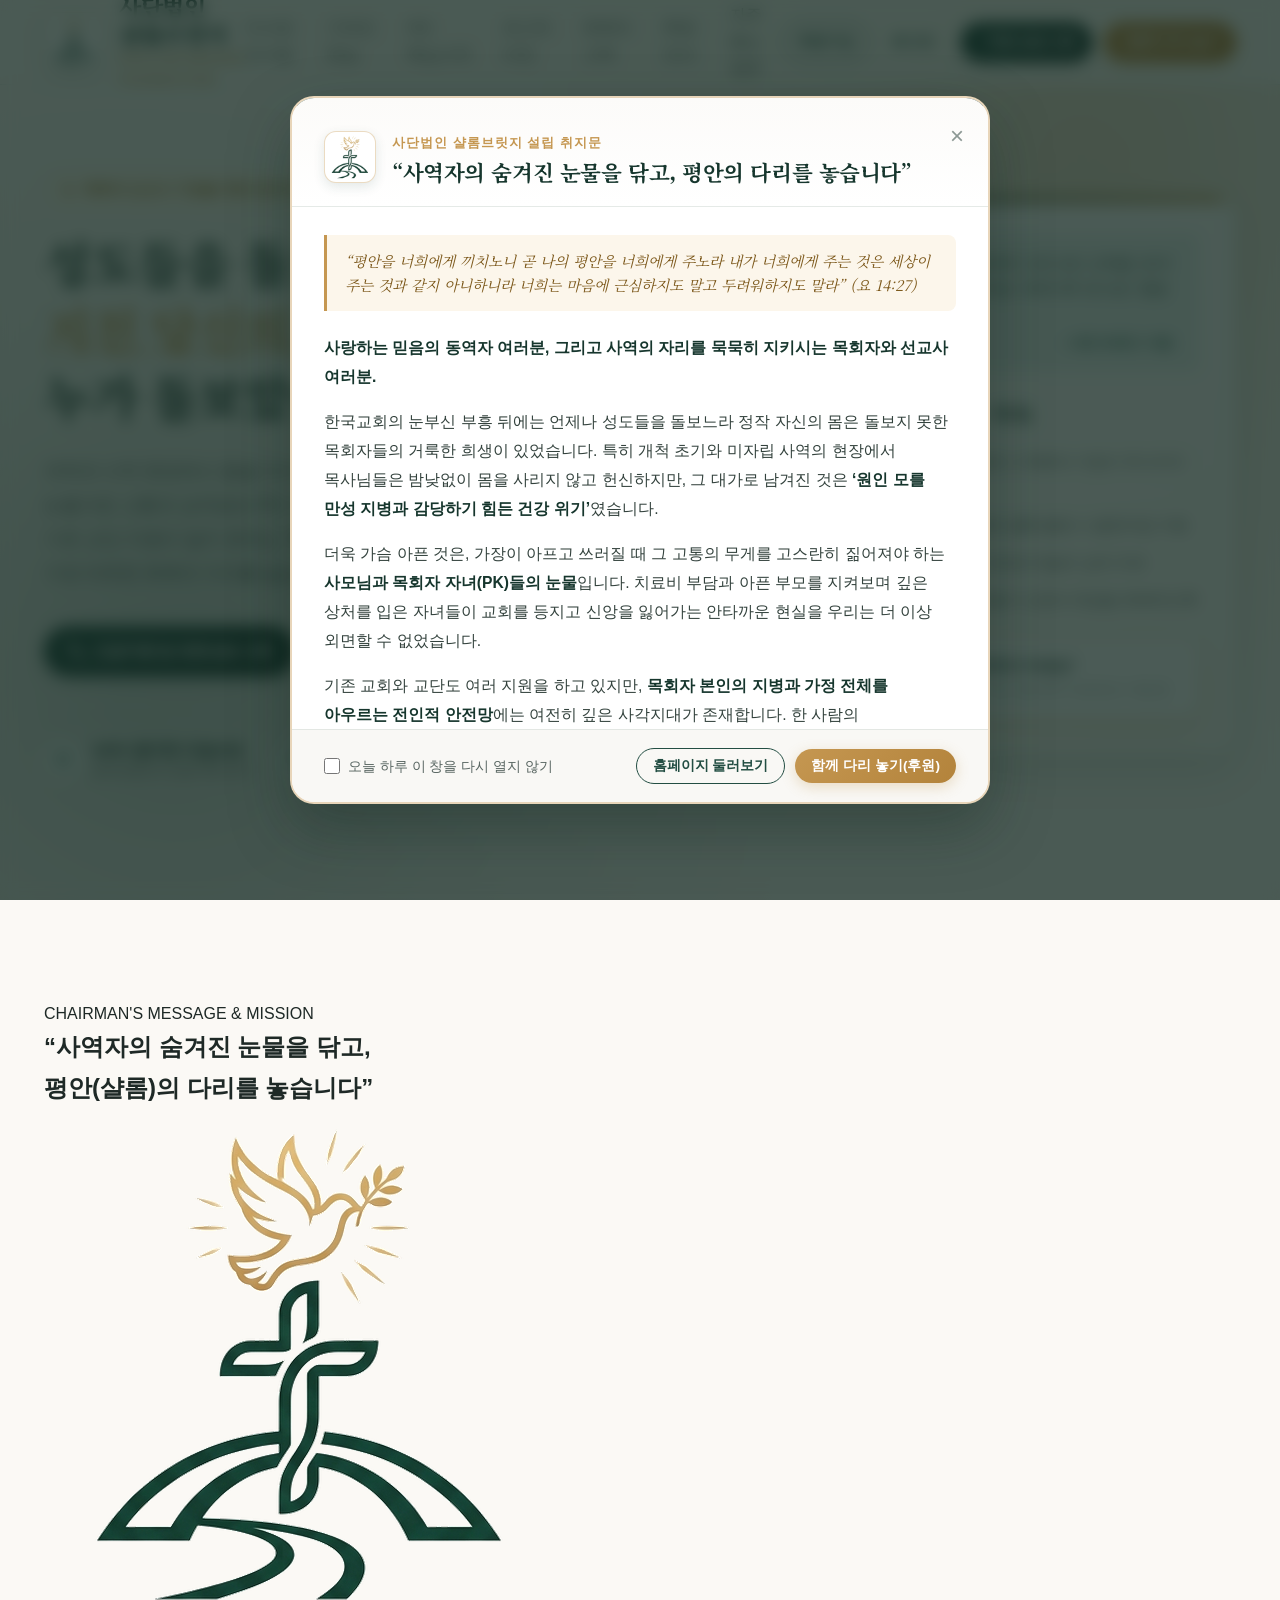
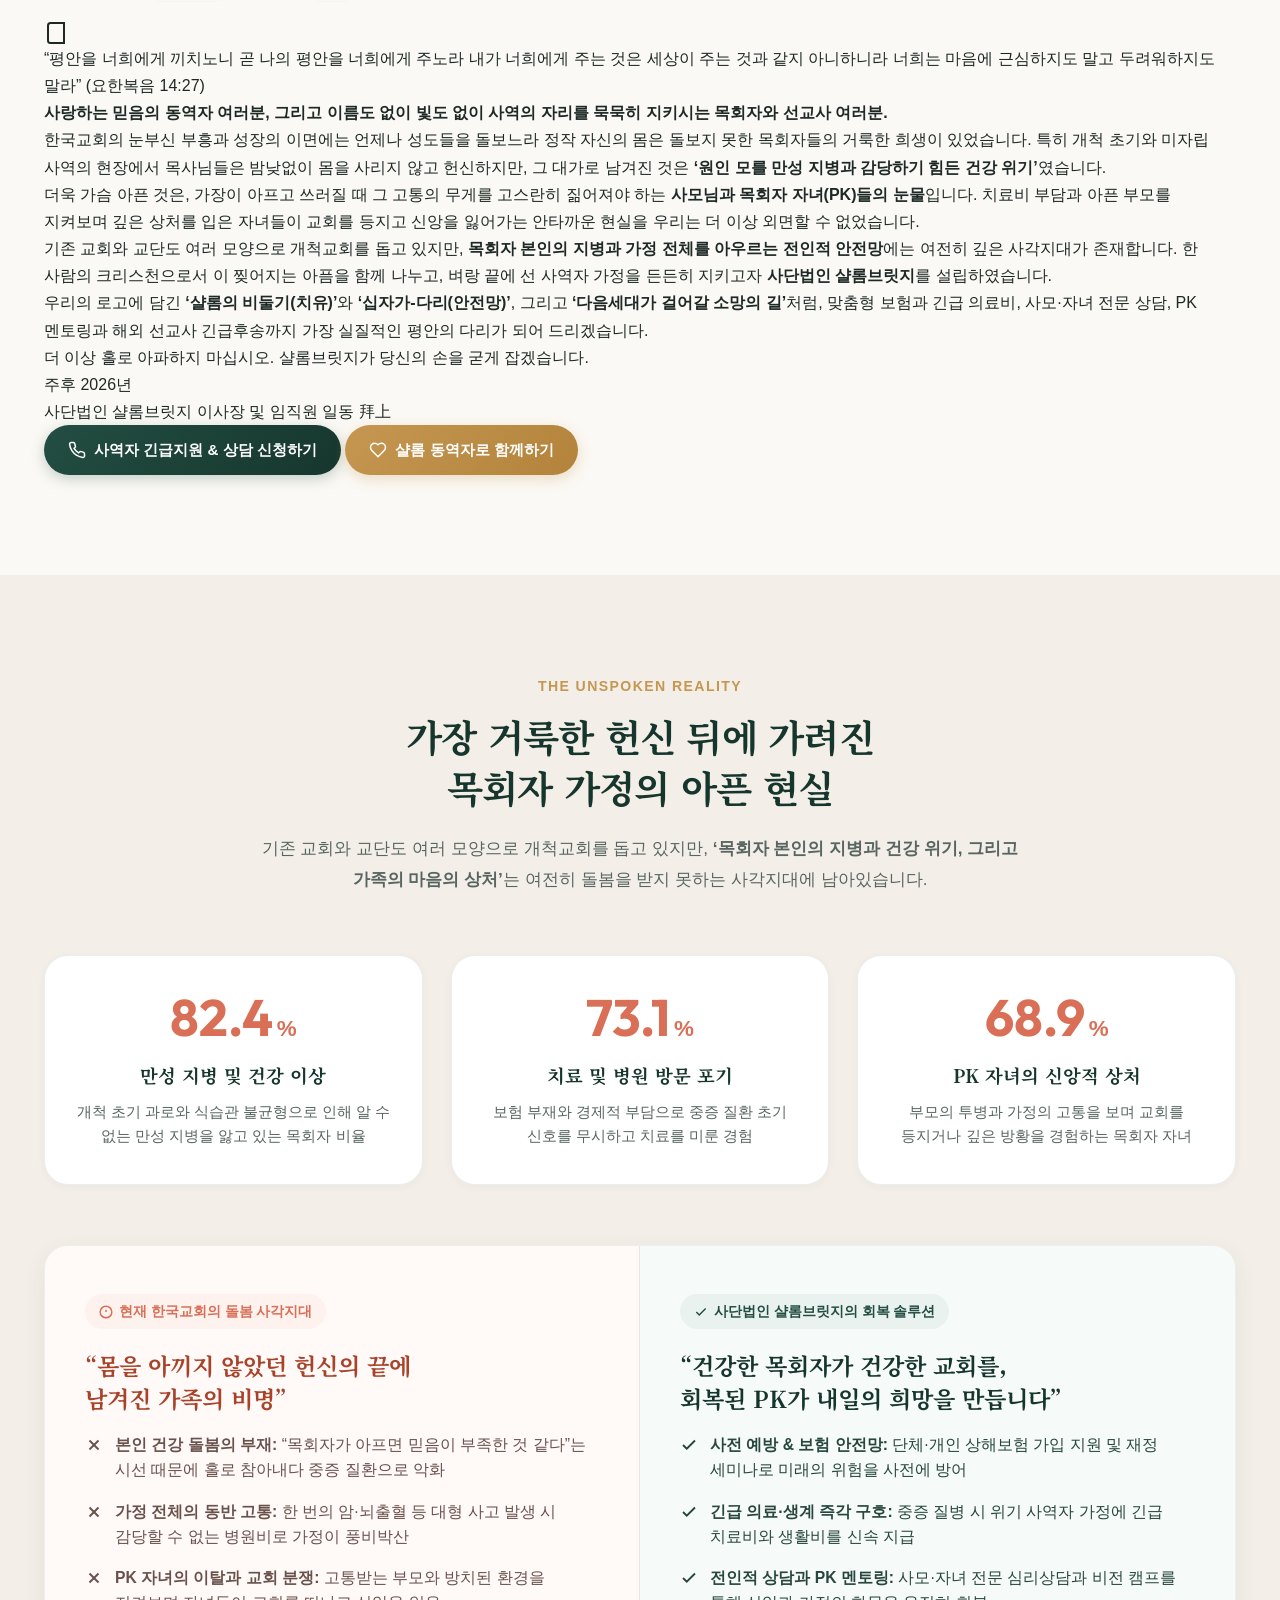
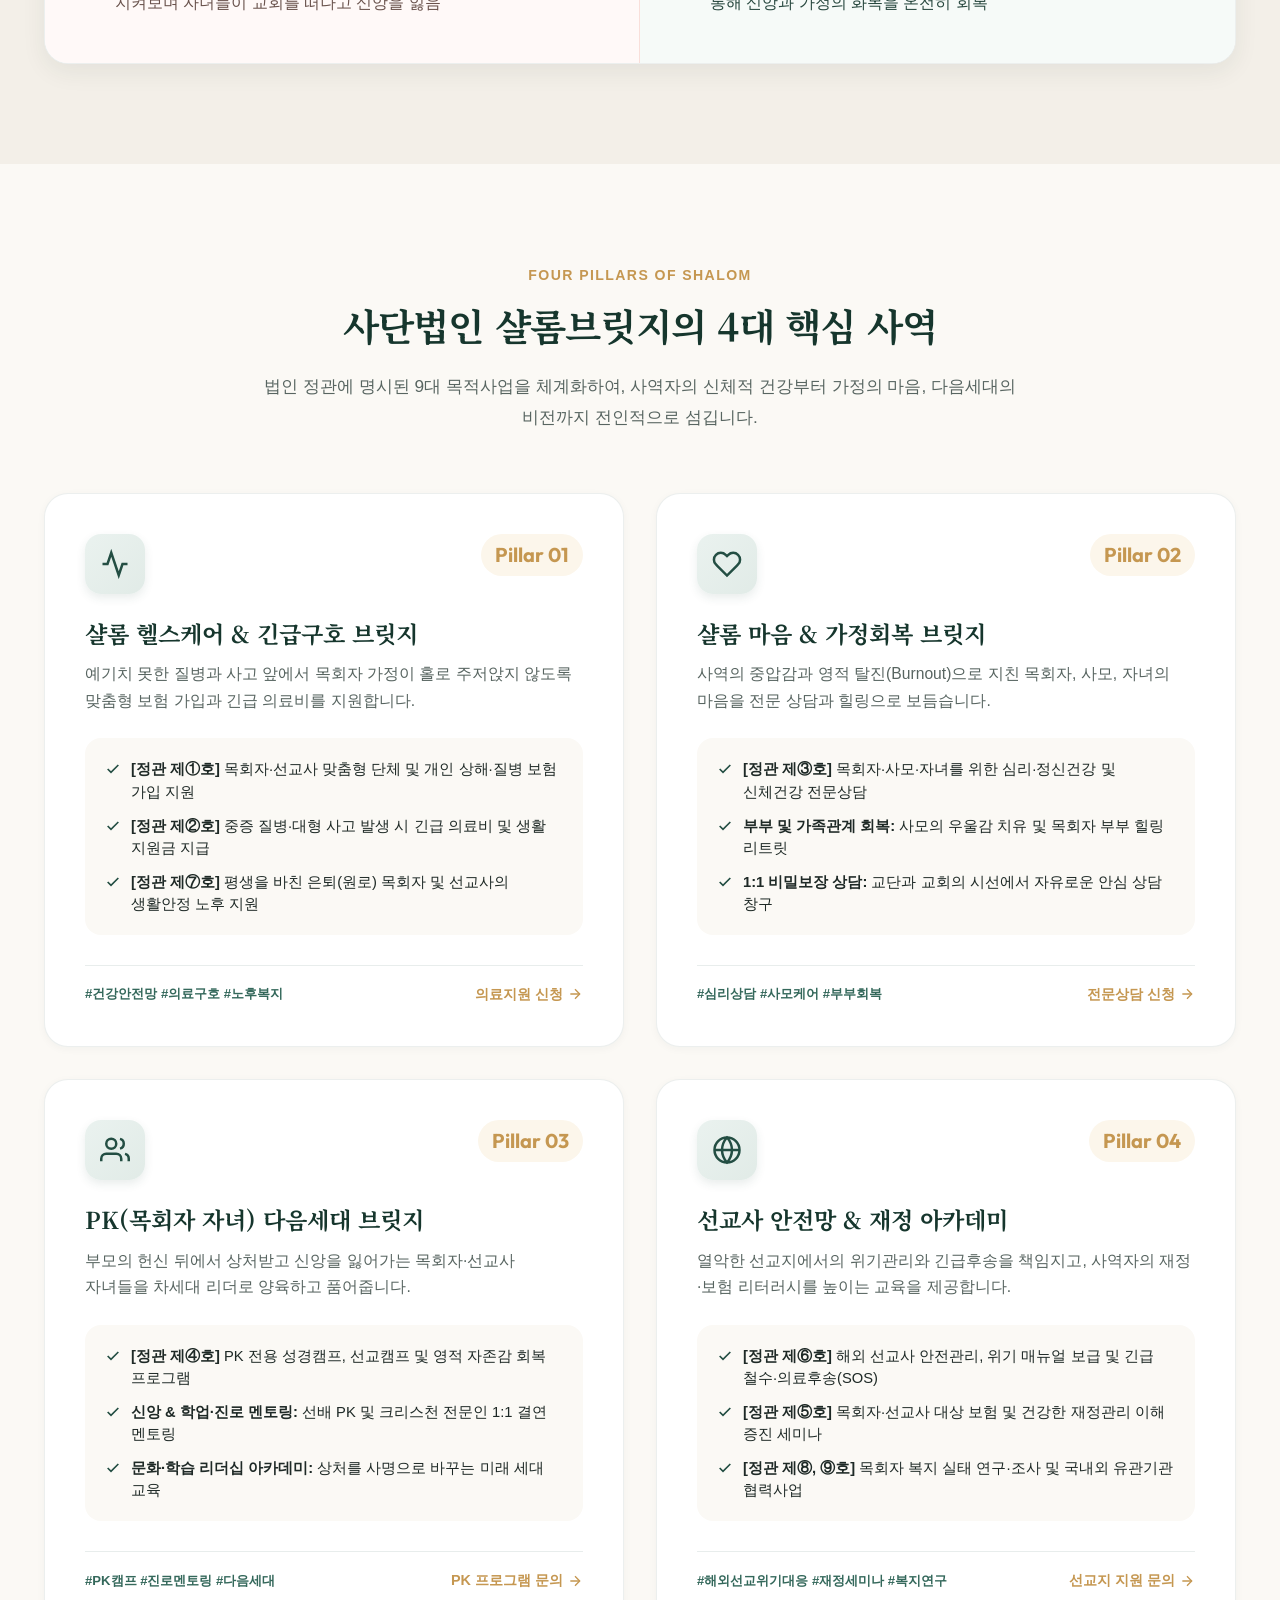
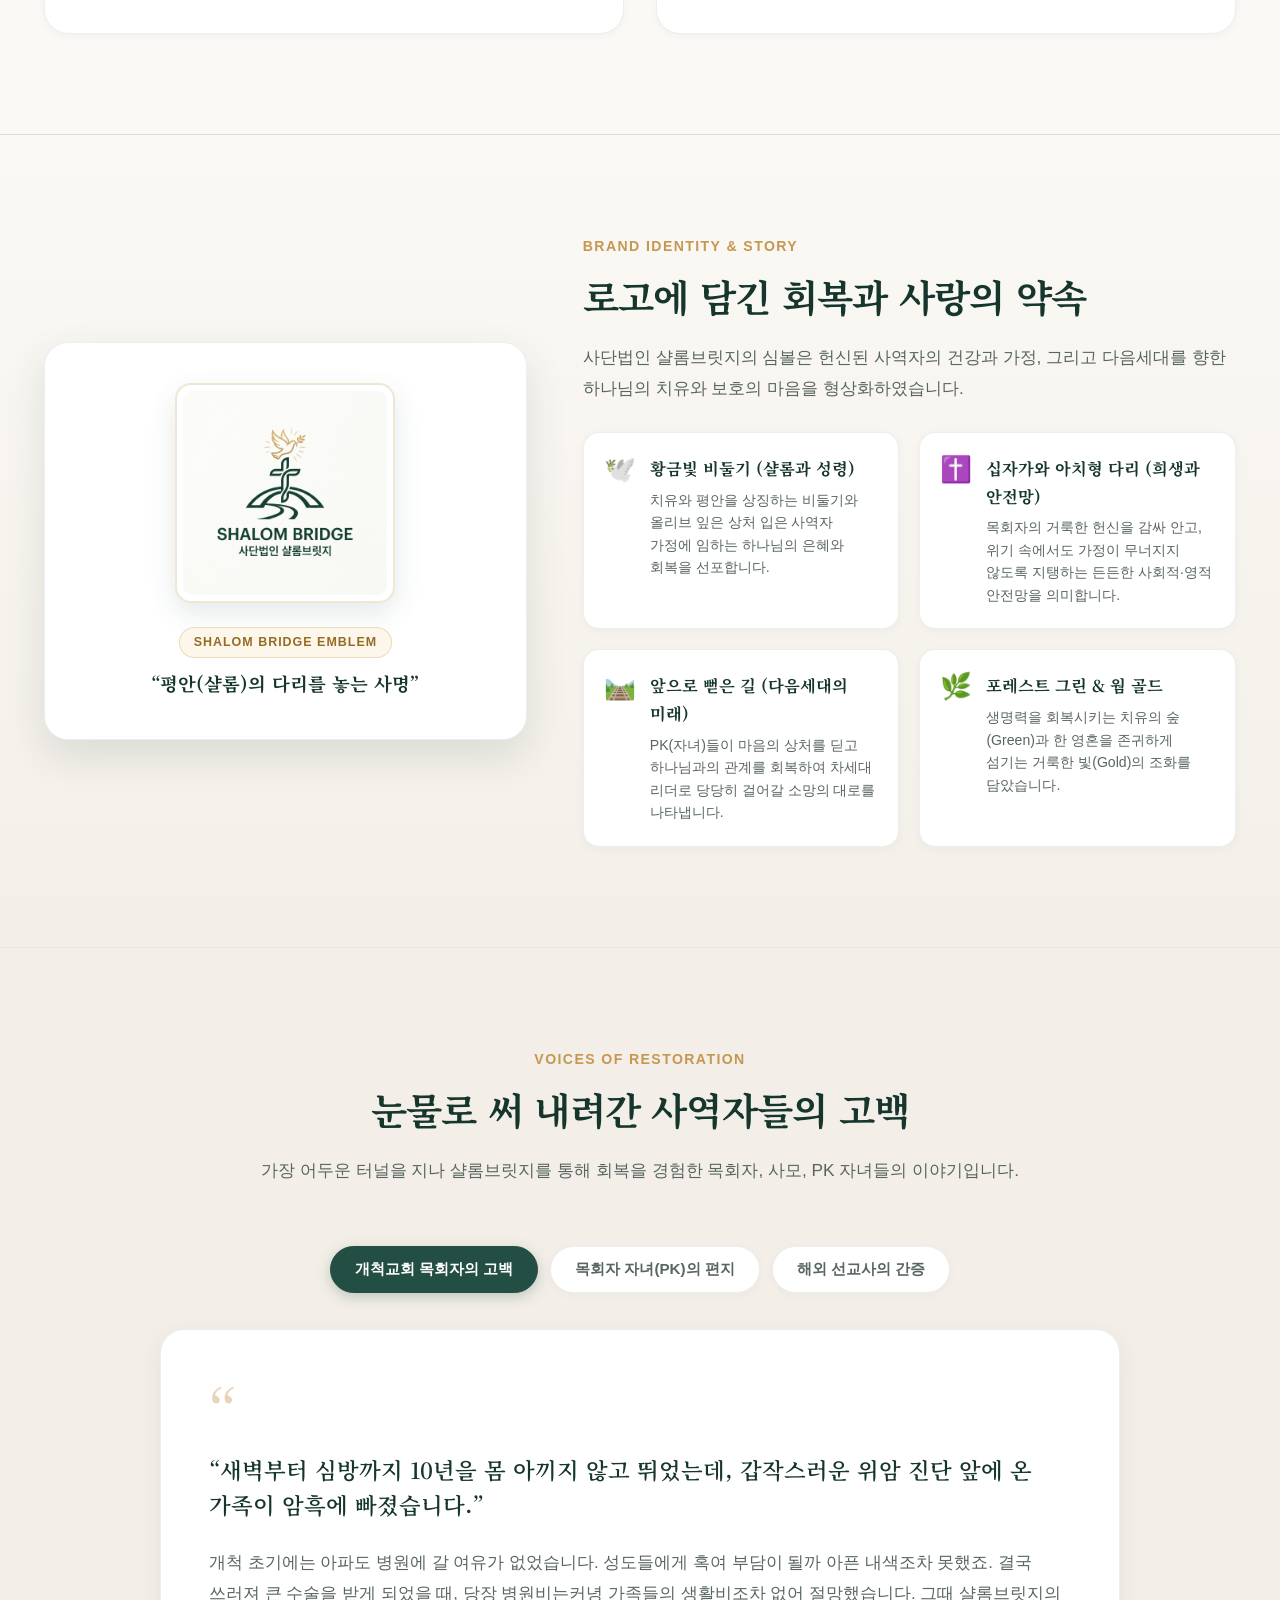
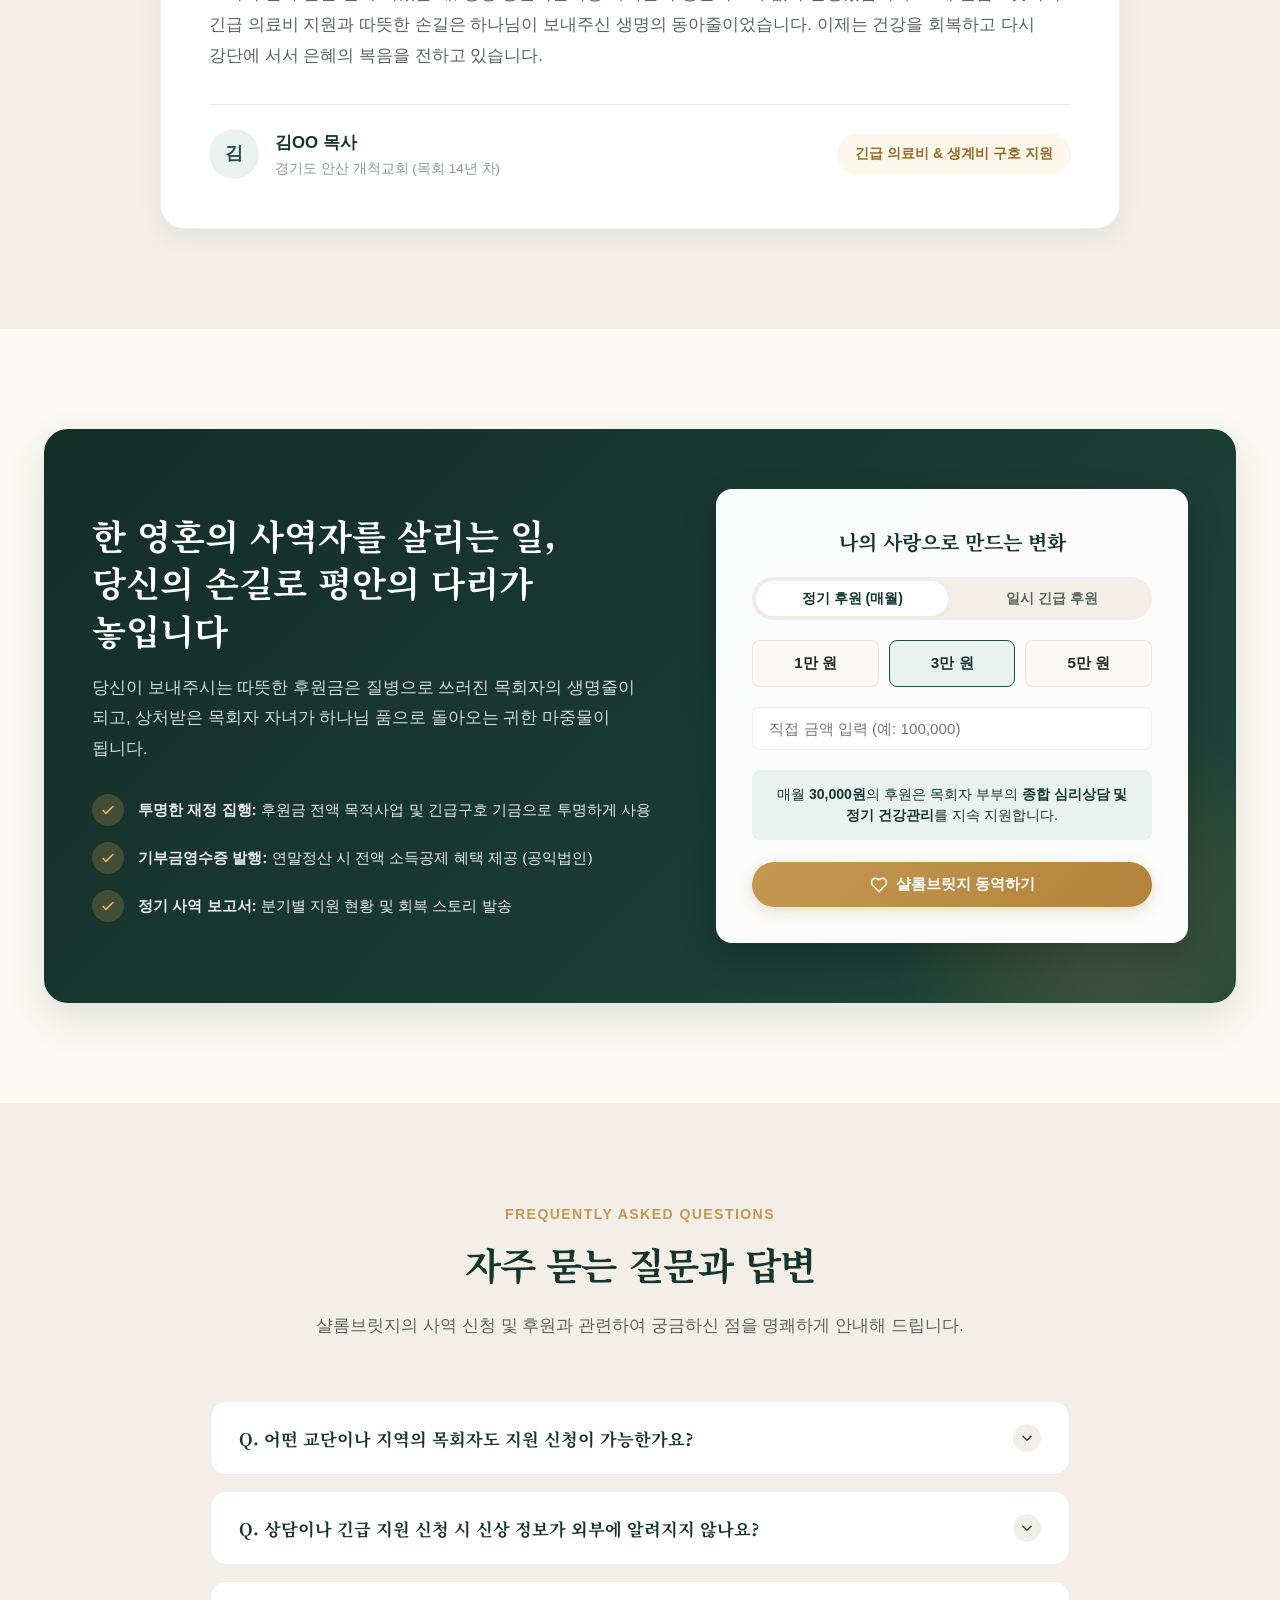
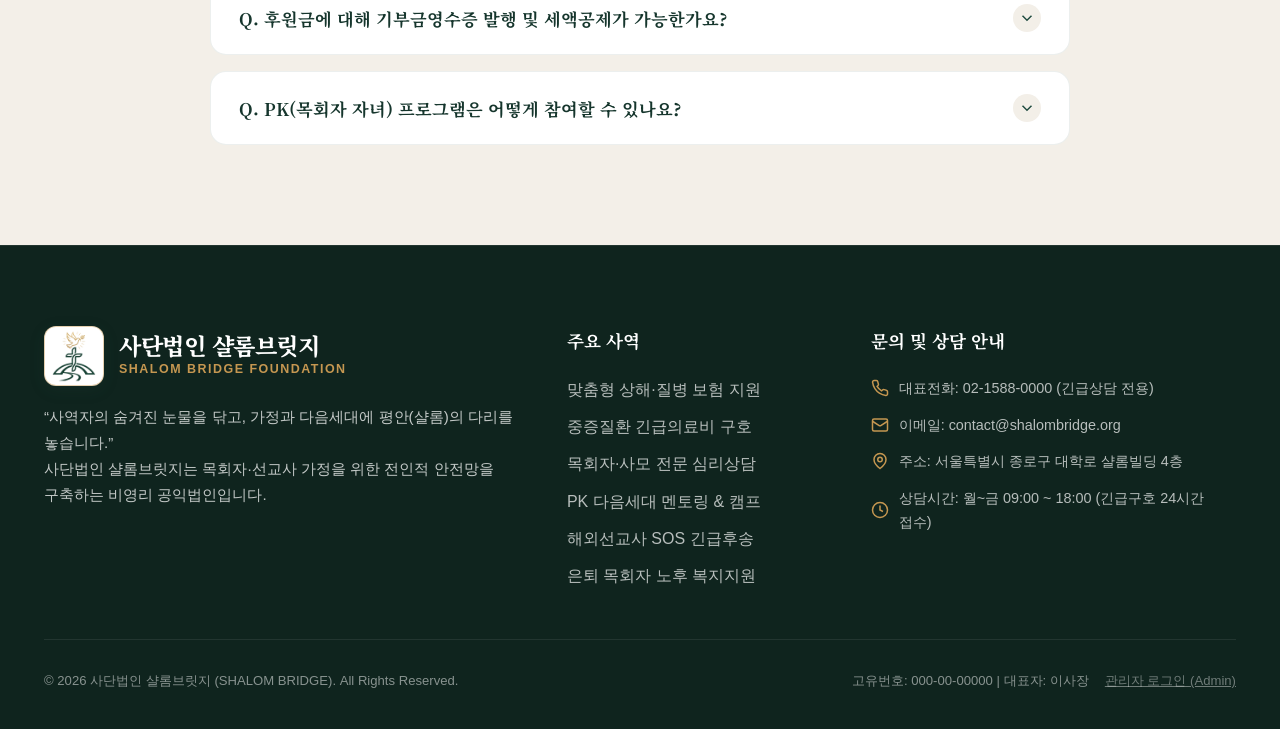
<file: index.html>
<!DOCTYPE html>
<html lang="ko">
<head>
  <meta charset="UTF-8">
  <meta name="viewport" content="width=device-width, initial-scale=1.0">
  <title>사단법인 샬롬브릿지 | 목회자·선교사 가정의 전인적 치유와 회복의 다리</title>
  <meta name="description" content="자신의 몸을 돌보지 못한 채 헌신해 온 목회자의 만성 질환과 아픔, PK 자녀와 가정의 눈물을 닦아주고 전인적 안전망을 제공하는 비영리 사단법인 샬롬브릿지입니다.">
  <meta name="keywords" content="샬롬브릿지, 목회자 보험지원, 긴급의료비 지원, 목회자 상담, 사모 상담, PK 멘토링, 선교사 긴급후송, 개척교회 지원">
  
  <!-- Open Graph -->
  <meta property="og:title" content="사단법인 샬롬브릿지 - 목회자 가정의 회복과 평안의 다리">
  <meta property="og:description" content="성도들을 돌보느라 정작 자신을 돌보지 못한 목회자들의 건강과 가족의 눈물을 함께 보듬습니다.">
  <meta property="og:type" content="website">

  <!-- Favicon & Stylesheet -->
  <link rel="icon" type="image/png" href="assets/logo.png">
  <link rel="apple-touch-icon" href="assets/logo.png">
  <link rel="stylesheet" href="css/style.css">
</head>
<body>

  <!-- ==========================================================================
       Header & Navigation
       ========================================================================== -->
  <header class="header" id="header">
    <div class="container nav-container">
      <a href="#" class="logo-link">
        <div class="logo-symbol">
          <img src="assets/logo-emblem.png" alt="사단법인 샬롬브릿지 로고">
        </div>
        <div class="logo-text-group">
          <span class="logo-title">사단법인 샬롬브릿지</span>
          <span class="logo-subtitle">SHALOM BRIDGE FOUNDATION</span>
        </div>
      </a>

      <nav class="nav-menu">
        <a href="#chairman-greeting" class="nav-link">이사장 인사말</a>
        <a href="#reality" class="nav-link">가려진 현실</a>
        <a href="#pillars" class="nav-link">4대 핵심사역</a>
        <a href="#brand-story" class="nav-link">로고와 비전</a>
        <a href="#voices" class="nav-link">회복의 고백</a>
        <a href="#support-action" class="nav-link">후원 안내</a>
        <a href="#faq" class="nav-link">자주 묻는 질문</a>
      </nav>

      <div class="nav-actions">
        <div id="guest-auth-actions" style="display:flex; align-items:center; gap:8px;">
          <a href="#join-modal" class="btn btn-sm btn-outline" data-open-modal="join" style="padding: 7px 14px; font-size: 0.85rem;">회원가입</a>
          <a href="#login-modal" class="btn btn-sm btn-outline" data-open-modal="login" style="padding: 7px 14px; font-size: 0.85rem; border-color:transparent;">로그인</a>
        </div>
        <div id="user-auth-actions" style="display:none; align-items:center; gap:8px;">
          <span id="header-user-name" style="font-size:0.88rem; font-weight:700; color:var(--primary);">회원님</span>
          <button id="header-logout-btn" class="btn btn-sm" style="padding:4px 10px; font-size:0.78rem; background:var(--bg-subtle);">로그아웃</button>
        </div>
        <a href="#support-apply-modal" class="btn btn-primary btn-sm" data-open-modal="support">
          <svg width="16" height="16" viewBox="0 0 24 24" fill="none" stroke="currentColor" stroke-width="2.2" stroke-linecap="round" stroke-linejoin="round"><path d="M22 16.92v3a2 2 0 0 1-2.18 2 19.79 19.79 0 0 1-8.63-3.07 19.5 19.5 0 0 1-6-6 19.79 19.79 0 0 1-3.07-8.67A2 2 0 0 1 4.11 2h3a2 2 0 0 1 2 1.72 12.84 12.84 0 0 0 .7 2.81 2 2 0 0 1-.45 2.11L8.09 9.91a16 16 0 0 0 6 6l1.27-1.27a2 2 0 0 1 2.11-.45 12.84 12.84 0 0 0 2.81.7A2 2 0 0 1 22 16.92z"/></svg>
          지원·상담 신청
        </a>
        <a href="#donate-modal" class="btn btn-accent btn-sm" data-open-modal="donate">
          <svg width="16" height="16" viewBox="0 0 24 24" fill="none" stroke="currentColor" stroke-width="2.2" stroke-linecap="round" stroke-linejoin="round"><path d="M19 14c1.49-1.46 3-3.21 3-5.5A5.5 5.5 0 0 0 16.5 3c-1.76 0-3 .5-4.5 2-1.5-1.5-2.74-2-4.5-2A5.5 5.5 0 0 0 2 8.5c0 2.3 1.5 4.05 3 5.5l7 7Z"/></svg>
          함께 다리 놓기
        </a>
      </div>

      <button class="mobile-toggle" aria-label="메뉴 열기">
        <svg width="28" height="28" viewBox="0 0 24 24" fill="none" stroke="currentColor" stroke-width="2" stroke-linecap="round" stroke-linejoin="round"><line x1="4" y1="12" x2="20" y2="12"></line><line x1="4" y1="6" x2="20" y2="6"></line><line x1="4" y1="18" x2="20" y2="18"></line></svg>
      </button>
    </div>
  </header>

  <!-- Mobile Drawer -->
  <div class="mobile-nav-drawer">
    <div class="mobile-drawer-header">
      <div class="logo-link">
        <div class="logo-symbol" style="width:44px; height:44px;">
          <img src="assets/logo-emblem.png" alt="사단법인 샬롬브릿지 로고">
        </div>
        <div class="logo-text-group">
          <span class="logo-title" style="font-size:1.15rem;">샬롬브릿지</span>
        </div>
      </div>
      <button class="drawer-close-btn" aria-label="닫기" style="background:none;font-size:1.6rem;color:var(--text-secondary);">&times;</button>
    </div>
    <div class="mobile-menu-links">
      <a href="#chairman-greeting">이사장 인사말</a>
      <a href="#reality">가려진 현실</a>
      <a href="#pillars">4대 핵심사역</a>
      <a href="#brand-story">로고와 비전</a>
      <a href="#voices">회복의 고백</a>
      <a href="#support-action">후원 안내</a>
      <a href="#faq">자주 묻는 질문</a>
      <hr style="border:none; border-top:1px solid var(--border-subtle); margin:8px 0;">
      <a href="#join-modal" data-open-modal="join" style="color:var(--primary);">회원가입</a>
      <a href="#login-modal" data-open-modal="login">로그인</a>
      <a href="admin.html" target="_blank" style="color:var(--accent-gold); font-size:0.95rem;">🔒 관리자 포털</a>
    </div>
    <div style="display:flex; flex-direction:column; gap:12px; margin-top:auto;">
      <a href="#support-apply-modal" class="btn btn-outline" data-open-modal="support">긴급지원·상담 신청</a>
      <a href="#donate-modal" class="btn btn-accent" data-open-modal="donate">함께 다리 놓기(후원)</a>
    </div>
  </div>

  <main>
    <!-- ==========================================================================
         Hero Section
         ========================================================================== -->
    <section class="hero">
      <div class="hero-glow-1"></div>
      <div class="hero-glow-2"></div>
      
      <div class="container hero-grid">
        <div class="hero-content">
          <div class="hero-tag">
            <svg width="14" height="14" viewBox="0 0 24 24" fill="none" stroke="currentColor" stroke-width="2.5"><path d="M12 2v20M17 5H9.5a3.5 3.5 0 0 0 0 7h5a3.5 3.5 0 0 1 0 7H6"/></svg>
            목회자·선교사 가정을 위한 전인적 안전망
          </div>
          
          <h1 class="hero-title">
            성도들을 돌보느라,<br>
            <span class="highlight">지친 당신의 몸과 가족</span>은<br>
            누가 돌보았습니까?
          </h1>
          
          <p class="hero-description">
            개척과 사역 현장에서 몸을 아끼지 않다 얻은 원인 모를 지병, 
            가족들이 겪는 눈물겨운 고통과 상처받은 PK 자녀들의 방황...<br>
            기존 교단 지원이 닿지 못하는 <strong>‘목회자 건강과 가정의 사각지대’</strong>에 
            샬롬브릿지가 가장 따뜻한 회복의 다리를 놓습니다.
          </p>

          <div class="hero-cta-group">
            <a href="#support-apply-modal" class="btn btn-primary" data-open-modal="support">
              <svg width="18" height="18" viewBox="0 0 24 24" fill="none" stroke="currentColor" stroke-width="2"><path d="M22 16.92v3a2 2 0 0 1-2.18 2 19.79 19.79 0 0 1-8.63-3.07 19.5 19.5 0 0 1-6-6 19.79 19.79 0 0 1-3.07-8.67A2 2 0 0 1 4.11 2h3a2 2 0 0 1 2 1.72 12.84 12.84 0 0 0 .7 2.81 2 2 0 0 1-.45 2.11L8.09 9.91a16 16 0 0 0 6 6l1.27-1.27a2 2 0 0 1 2.11-.45 12.84 12.84 0 0 0 2.81.7A2 2 0 0 1 22 16.92z"/></svg>
              긴급지원 및 전문상담 신청
            </a>
            <a href="#donate-modal" class="btn btn-accent" data-open-modal="donate">
              <svg width="18" height="18" viewBox="0 0 24 24" fill="none" stroke="currentColor" stroke-width="2"><path d="M19 14c1.49-1.46 3-3.21 3-5.5A5.5 5.5 0 0 0 16.5 3c-1.76 0-3 .5-4.5 2-1.5-1.5-2.74-2-4.5-2A5.5 5.5 0 0 0 2 8.5c0 2.3 1.5 4.05 3 5.5l7 7Z"/></svg>
              샬롬 동역자로 함께하기
            </a>
          </div>

          <div class="hero-badges">
            <div class="hero-badge-item">
              <div class="hero-badge-icon">
                <svg width="18" height="18" viewBox="0 0 24 24" fill="none" stroke="currentColor" stroke-width="2.5"><path d="M12 22s8-4 8-10V5l-8-3-8 3v7c0 6 8 10 8 10z"/></svg>
              </div>
              <div class="hero-badge-text">
                <strong>100% 철저한 비밀보장</strong>
                심리상담 & 긴급지원 심사
              </div>
            </div>
            <div class="hero-badge-item">
              <div class="hero-badge-icon">
                <svg width="18" height="18" viewBox="0 0 24 24" fill="none" stroke="currentColor" stroke-width="2.5"><path d="M20.84 4.61a5.5 5.5 0 0 0-7.78 0L12 5.67l-1.06-1.06a5.5 5.5 0 0 0-7.78 7.78l1.06 1.06L12 21.23l7.78-7.78 1.06-1.06a5.5 5.5 0 0 0 0-7.78z"/></svg>
              </div>
              <div class="hero-badge-text">
                <strong>맞춤형 보험 & 긴급의료비</strong>
                사역자 가정 생계 안전망
              </div>
            </div>
          </div>
        </div>

        <div class="hero-visual-card">
          <div class="visual-main-box">
            <div class="verse-quote-box">
              <p class="verse-quote-text">
                “내 영혼아 여호와를 송축하며 그의 모든 은택을 잊지 말지어다 그가 네 모든 죄악을 사하시며 네 모든 병을 고치시며”
              </p>
              <p class="verse-quote-ref">- 시편 103편 2~3절 -</p>
            </div>

            <h3 class="visual-card-title">샬롬브릿지가 지키는 약속</h3>
            
            <div class="visual-checklist">
              <div class="checklist-item">
                <svg width="18" height="18" viewBox="0 0 24 24" fill="none" stroke="currentColor" stroke-width="2.5"><path d="M20 6L9 17l-5-5"/></svg>
                <span><strong>맞춤형 보험 지원:</strong> 질병·상해 시 목회자 가정이 무너지지 않도록</span>
              </div>
              <div class="checklist-item">
                <svg width="18" height="18" viewBox="0 0 24 24" fill="none" stroke="currentColor" stroke-width="2.5"><path d="M20 6L9 17l-5-5"/></svg>
                <span><strong>긴급 의료·생계비 구호:</strong> 중증 질환 발병 시 골든타임 지원</span>
              </div>
              <div class="checklist-item">
                <svg width="18" height="18" viewBox="0 0 24 24" fill="none" stroke="currentColor" stroke-width="2.5"><path d="M20 6L9 17l-5-5"/></svg>
                <span><strong>목회자·사모 전문상담:</strong> 번아웃과 마음의 상처 치유</span>
              </div>
              <div class="checklist-item">
                <svg width="18" height="18" viewBox="0 0 24 24" fill="none" stroke="currentColor" stroke-width="2.5"><path d="M20 6L9 17l-5-5"/></svg>
                <span><strong>PK 다음세대 멘토링:</strong> 자녀들이 신앙의 유업을 회복하도록</span>
              </div>
            </div>

            <div class="floating-support-badge">
              <div class="floating-avatar-group">
                <svg width="22" height="22" viewBox="0 0 24 24" fill="none" stroke="currentColor" stroke-width="2"><path d="M16 21v-2a4 4 0 0 0-4-4H6a4 4 0 0 0-4 4v2"/><circle cx="9" cy="7" r="4"/><path d="M22 21v-2a4 4 0 0 0-3-3.87"/><path d="M16 3.13a4 4 0 0 1 0 7.75"/></svg>
              </div>
              <div class="floating-badge-info">
                <h5>“더 이상 홀로 아파하지 마세요”</h5>
                <p>전국 목회자·선교사 가정 긴급 케어 네트워크 가동 중</p>
              </div>
            </div>
          </div>
        </div>
      </div>
    </section>

    <!-- ==========================================================================
         Section 01: Chairman's Greeting & Mission Statement (이사장 인사말 및 설립 취지)
         ========================================================================== -->
    <section class="section section-chairman-letter" id="chairman-greeting">
      <div class="container">
        <div class="chairman-inpage-card">
          <div class="chairman-inpage-header">
            <div class="chairman-badge-group">
              <span class="chairman-kicker">CHAIRMAN'S MESSAGE & MISSION</span>
              <h2 class="chairman-headline">“사역자의 숨겨진 눈물을 닦고,<br>평안(샬롬)의 다리를 놓습니다”</h2>
            </div>
            <div class="chairman-stamp-emblem">
              <img src="assets/logo-emblem.png" alt="사단법인 샬롬브릿지 공식 로고" class="chairman-emblem-img">
            </div>
          </div>

          <div class="chairman-inpage-body">
            <div class="chairman-inpage-verse">
              <svg width="24" height="24" viewBox="0 0 24 24" fill="none" stroke="currentColor" stroke-width="2"><path d="M4 19.5v-15A2.5 2.5 0 0 1 6.5 2H20v20H6.5a2.5 2.5 0 0 1-2.5-2.5Z"/></svg>
              <span>“평안을 너희에게 끼치노니 곧 나의 평안을 너희에게 주노라 내가 너희에게 주는 것은 세상이 주는 것과 같지 아니하니라 너희는 마음에 근심하지도 말고 두려워하지도 말라” (요한복음 14:27)</span>
            </div>

            <div class="chairman-letter-content">
              <p class="lead-para">
                <strong>사랑하는 믿음의 동역자 여러분, 그리고 이름도 없이 빛도 없이 사역의 자리를 묵묵히 지키시는 목회자와 선교사 여러분.</strong>
              </p>
              <p>
                한국교회의 눈부신 부흥과 성장의 이면에는 언제나 성도들을 돌보느라 정작 자신의 몸은 돌보지 못한 목회자들의 거룩한 희생이 있었습니다.
                특히 개척 초기와 미자립 사역의 현장에서 목사님들은 밤낮없이 몸을 사리지 않고 헌신하지만, 그 대가로 남겨진 것은 <strong>‘원인 모를 만성 지병과 감당하기 힘든 건강 위기’</strong>였습니다.
              </p>
              <p>
                더욱 가슴 아픈 것은, 가장이 아프고 쓰러질 때 그 고통의 무게를 고스란히 짊어져야 하는 <strong>사모님과 목회자 자녀(PK)들의 눈물</strong>입니다. 
                치료비 부담과 아픈 부모를 지켜보며 깊은 상처를 입은 자녀들이 교회를 등지고 신앙을 잃어가는 안타까운 현실을 우리는 더 이상 외면할 수 없었습니다.
              </p>
              <p>
                기존 교회와 교단도 여러 모양으로 개척교회를 돕고 있지만, <strong>목회자 본인의 지병과 가정 전체를 아우르는 전인적 안전망</strong>에는 여전히 깊은 사각지대가 존재합니다. 
                한 사람의 크리스천으로서 이 찢어지는 아픔을 함께 나누고, 벼랑 끝에 선 사역자 가정을 든든히 지키고자 <strong>사단법인 샬롬브릿지</strong>를 설립하였습니다.
              </p>
              <p>
                우리의 로고에 담긴 <strong>‘샬롬의 비둘기(치유)’</strong>와 <strong>‘십자가-다리(안전망)’</strong>, 그리고 <strong>‘다음세대가 걸어갈 소망의 길’</strong>처럼, 
                맞춤형 보험과 긴급 의료비, 사모·자녀 전문 상담, PK 멘토링과 해외 선교사 긴급후송까지 가장 실질적인 평안의 다리가 되어 드리겠습니다.
              </p>
              <p class="closing-para">
                더 이상 홀로 아파하지 마십시오. 샬롬브릿지가 당신의 손을 굳게 잡겠습니다.
              </p>
            </div>

            <div class="chairman-inpage-footer">
              <div class="signature-date-inpage">주후 2026년</div>
              <div class="signature-block-inpage">
                <span class="sign-org-inpage">사단법인 샬롬브릿지</span>
                <span class="sign-title-inpage">이사장 및 임직원 일동 拜上</span>
              </div>
            </div>

            <div class="chairman-inpage-actions">
              <a href="#support-apply-modal" class="btn btn-primary" data-open-modal="support">
                <svg width="18" height="18" viewBox="0 0 24 24" fill="none" stroke="currentColor" stroke-width="2"><path d="M22 16.92v3a2 2 0 0 1-2.18 2 19.79 19.79 0 0 1-8.63-3.07 19.5 19.5 0 0 1-6-6 19.79 19.79 0 0 1-3.07-8.67A2 2 0 0 1 4.11 2h3a2 2 0 0 1 2 1.72 12.84 12.84 0 0 0 .7 2.81 2 2 0 0 1-.45 2.11L8.09 9.91a16 16 0 0 0 6 6l1.27-1.27a2 2 0 0 1 2.11-.45 12.84 12.84 0 0 0 2.81.7A2 2 0 0 1 22 16.92z"/></svg>
                사역자 긴급지원 & 상담 신청하기
              </a>
              <a href="#donate-modal" class="btn btn-accent" data-open-modal="donate">
                <svg width="18" height="18" viewBox="0 0 24 24" fill="none" stroke="currentColor" stroke-width="2"><path d="M19 14c1.49-1.46 3-3.21 3-5.5A5.5 5.5 0 0 0 16.5 3c-1.76 0-3 .5-4.5 2-1.5-1.5-2.74-2-4.5-2A5.5 5.5 0 0 0 2 8.5c0 2.3 1.5 4.05 3 5.5l7 7Z"/></svg>
                샬롬 동역자로 함께하기
              </a>
            </div>
          </div>
        </div>
      </div>
    </section>

    <!-- ==========================================================================
         Reality & Empathy Section (가려진 현실과 사각지대)
         ========================================================================== -->
    <section class="section section-bg-subtle" id="reality">
      <div class="container">
        <div class="section-header">
          <span class="section-subtitle">THE UNSPOKEN REALITY</span>
          <h2 class="section-title">가장 거룩한 헌신 뒤에 가려진<br>목회자 가정의 아픈 현실</h2>
          <p class="section-desc">
            기존 교회와 교단도 여러 모양으로 개척교회를 돕고 있지만, 
            <strong>‘목회자 본인의 지병과 건강 위기, 그리고 가족의 마음의 상처’</strong>는 여전히 돌봄을 받지 못하는 사각지대에 남아있습니다.
          </p>
        </div>

        <!-- Stats Grid -->
        <div class="stats-grid">
          <div class="stat-card">
            <div class="stat-num-box">
              <span class="stat-number">82.4</span>
              <span class="stat-unit">%</span>
            </div>
            <h3 class="stat-title">만성 지병 및 건강 이상</h3>
            <p class="stat-desc">개척 초기 과로와 식습관 불균형으로 인해 알 수 없는 만성 지병을 앓고 있는 목회자 비율</p>
          </div>

          <div class="stat-card">
            <div class="stat-num-box">
              <span class="stat-number">73.1</span>
              <span class="stat-unit">%</span>
            </div>
            <h3 class="stat-title">치료 및 병원 방문 포기</h3>
            <p class="stat-desc">보험 부재와 경제적 부담으로 중증 질환 초기 신호를 무시하고 치료를 미룬 경험</p>
          </div>

          <div class="stat-card">
            <div class="stat-num-box">
              <span class="stat-number">68.9</span>
              <span class="stat-unit">%</span>
            </div>
            <h3 class="stat-title">PK 자녀의 신앙적 상처</h3>
            <p class="stat-desc">부모의 투병과 가정의 고통을 보며 교회를 등지거나 깊은 방황을 경험하는 목회자 자녀</p>
          </div>
        </div>

        <!-- Problem vs Solution Comparison Box -->
        <div class="reality-split-card">
          <div class="reality-box problem">
            <span class="reality-badge red">
              <svg width="14" height="14" viewBox="0 0 24 24" fill="none" stroke="currentColor" stroke-width="2.5"><circle cx="12" cy="12" r="10"/><line x1="12" y1="8" x2="12" y2="12"/><line x1="12" y1="16" x2="12.01" y2="16"/></svg>
              현재 한국교회의 돌봄 사각지대
            </span>
            <h3>“몸을 아끼지 않았던 헌신의 끝에<br>남겨진 가족의 비명”</h3>
            <div class="reality-list">
              <div class="reality-list-item neg">
                <svg width="18" height="18" viewBox="0 0 24 24" fill="none" stroke="currentColor" stroke-width="2.5"><line x1="18" y1="6" x2="6" y2="18"/><line x1="6" y1="6" x2="18" y2="18"/></svg>
                <span><strong>본인 건강 돌봄의 부재:</strong> “목회자가 아프면 믿음이 부족한 것 같다”는 시선 때문에 홀로 참아내다 중증 질환으로 악화</span>
              </div>
              <div class="reality-list-item neg">
                <svg width="18" height="18" viewBox="0 0 24 24" fill="none" stroke="currentColor" stroke-width="2.5"><line x1="18" y1="6" x2="6" y2="18"/><line x1="6" y1="6" x2="18" y2="18"/></svg>
                <span><strong>가정 전체의 동반 고통:</strong> 한 번의 암·뇌출혈 등 대형 사고 발생 시 감당할 수 없는 병원비로 가정이 풍비박산</span>
              </div>
              <div class="reality-list-item neg">
                <svg width="18" height="18" viewBox="0 0 24 24" fill="none" stroke="currentColor" stroke-width="2.5"><line x1="18" y1="6" x2="6" y2="18"/><line x1="6" y1="6" x2="18" y2="18"/></svg>
                <span><strong>PK 자녀의 이탈과 교회 분쟁:</strong> 고통받는 부모와 방치된 환경을 지켜보며 자녀들이 교회를 떠나고 신앙을 잃음</span>
              </div>
            </div>
          </div>

          <div class="reality-box solution">
            <span class="reality-badge green">
              <svg width="14" height="14" viewBox="0 0 24 24" fill="none" stroke="currentColor" stroke-width="2.5"><path d="M20 6L9 17l-5-5"/></svg>
              사단법인 샬롬브릿지의 회복 솔루션
            </span>
            <h3>“건강한 목회자가 건강한 교회를,<br>회복된 PK가 내일의 희망을 만듭니다”</h3>
            <div class="reality-list">
              <div class="reality-list-item pos">
                <svg width="18" height="18" viewBox="0 0 24 24" fill="none" stroke="currentColor" stroke-width="2.5"><path d="M20 6L9 17l-5-5"/></svg>
                <span><strong>사전 예방 & 보험 안전망:</strong> 단체·개인 상해보험 가입 지원 및 재정 세미나로 미래의 위험을 사전에 방어</span>
              </div>
              <div class="reality-list-item pos">
                <svg width="18" height="18" viewBox="0 0 24 24" fill="none" stroke="currentColor" stroke-width="2.5"><path d="M20 6L9 17l-5-5"/></svg>
                <span><strong>긴급 의료·생계 즉각 구호:</strong> 중증 질병 시 위기 사역자 가정에 긴급 치료비와 생활비를 신속 지급</span>
              </div>
              <div class="reality-list-item pos">
                <svg width="18" height="18" viewBox="0 0 24 24" fill="none" stroke="currentColor" stroke-width="2.5"><path d="M20 6L9 17l-5-5"/></svg>
                <span><strong>전인적 상담과 PK 멘토링:</strong> 사모·자녀 전문 심리상담과 비전 캠프를 통해 신앙과 가정의 화목을 온전히 회복</span>
              </div>
            </div>
          </div>
        </div>
      </div>
    </section>

    <!-- ==========================================================================
         4 Pillars Section (정관 목적사업 기반 4대 핵심 사역)
         ========================================================================== -->
    <section class="section" id="pillars">
      <div class="container">
        <div class="section-header">
          <span class="section-subtitle">FOUR PILLARS OF SHALOM</span>
          <h2 class="section-title">사단법인 샬롬브릿지의 4대 핵심 사역</h2>
          <p class="section-desc">
            법인 정관에 명시된 9대 목적사업을 체계화하여, 
            사역자의 신체적 건강부터 가정의 마음, 다음세대의 비전까지 전인적으로 섬깁니다.
          </p>
        </div>

        <div class="pillars-grid">
          <!-- Pillar 1 -->
          <div class="pillar-card">
            <div class="pillar-header">
              <div class="pillar-icon-box">
                <svg width="30" height="30" viewBox="0 0 24 24" fill="none" stroke="currentColor" stroke-width="2"><path d="M22 12h-4l-3 9L9 3l-3 9H2"/></svg>
              </div>
              <span class="pillar-num">Pillar 01</span>
            </div>
            <h3 class="pillar-title">샬롬 헬스케어 & 긴급구호 브릿지</h3>
            <p class="pillar-desc">
              예기치 못한 질병과 사고 앞에서 목회자 가정이 홀로 주저앉지 않도록 맞춤형 보험 가입과 긴급 의료비를 지원합니다.
            </p>
            <div class="pillar-features">
              <div class="feature-point">
                <svg width="16" height="16" viewBox="0 0 24 24" fill="none" stroke="currentColor" stroke-width="2.5"><path d="M20 6L9 17l-5-5"/></svg>
                <span><strong>[정관 제①호]</strong> 목회자·선교사 맞춤형 단체 및 개인 상해·질병 보험 가입 지원</span>
              </div>
              <div class="feature-point">
                <svg width="16" height="16" viewBox="0 0 24 24" fill="none" stroke="currentColor" stroke-width="2.5"><path d="M20 6L9 17l-5-5"/></svg>
                <span><strong>[정관 제②호]</strong> 중증 질병·대형 사고 발생 시 긴급 의료비 및 생활 지원금 지급</span>
              </div>
              <div class="feature-point">
                <svg width="16" height="16" viewBox="0 0 24 24" fill="none" stroke="currentColor" stroke-width="2.5"><path d="M20 6L9 17l-5-5"/></svg>
                <span><strong>[정관 제⑦호]</strong> 평생을 바친 은퇴(원로) 목회자 및 선교사의 생활안정 노후 지원</span>
              </div>
            </div>
            <div class="pillar-footer">
              <span class="pillar-badge-tag">#건강안전망 #의료구호 #노후복지</span>
              <a href="#support-apply-modal" class="pillar-action-link" data-open-modal="support">
                의료지원 신청
                <svg width="16" height="16" viewBox="0 0 24 24" fill="none" stroke="currentColor" stroke-width="2"><line x1="5" y1="12" x2="19" y2="12"></line><polyline points="12 5 19 12 12 19"></polyline></svg>
              </a>
            </div>
          </div>

          <!-- Pillar 2 -->
          <div class="pillar-card">
            <div class="pillar-header">
              <div class="pillar-icon-box">
                <svg width="30" height="30" viewBox="0 0 24 24" fill="none" stroke="currentColor" stroke-width="2"><path d="M20.84 4.61a5.5 5.5 0 0 0-7.78 0L12 5.67l-1.06-1.06a5.5 5.5 0 0 0-7.78 7.78l1.06 1.06L12 21.23l7.78-7.78 1.06-1.06a5.5 5.5 0 0 0 0-7.78z"/></svg>
              </div>
              <span class="pillar-num">Pillar 02</span>
            </div>
            <h3 class="pillar-title">샬롬 마음 & 가정회복 브릿지</h3>
            <p class="pillar-desc">
              사역의 중압감과 영적 탈진(Burnout)으로 지친 목회자, 사모, 자녀의 마음을 전문 상담과 힐링으로 보듬습니다.
            </p>
            <div class="pillar-features">
              <div class="feature-point">
                <svg width="16" height="16" viewBox="0 0 24 24" fill="none" stroke="currentColor" stroke-width="2.5"><path d="M20 6L9 17l-5-5"/></svg>
                <span><strong>[정관 제③호]</strong> 목회자·사모·자녀를 위한 심리·정신건강 및 신체건강 전문상담</span>
              </div>
              <div class="feature-point">
                <svg width="16" height="16" viewBox="0 0 24 24" fill="none" stroke="currentColor" stroke-width="2.5"><path d="M20 6L9 17l-5-5"/></svg>
                <span><strong>부부 및 가족관계 회복:</strong> 사모의 우울감 치유 및 목회자 부부 힐링 리트릿</span>
              </div>
              <div class="feature-point">
                <svg width="16" height="16" viewBox="0 0 24 24" fill="none" stroke="currentColor" stroke-width="2.5"><path d="M20 6L9 17l-5-5"/></svg>
                <span><strong>1:1 비밀보장 상담:</strong> 교단과 교회의 시선에서 자유로운 안심 상담 창구</span>
              </div>
            </div>
            <div class="pillar-footer">
              <span class="pillar-badge-tag">#심리상담 #사모케어 #부부회복</span>
              <a href="#support-apply-modal" class="pillar-action-link" data-open-modal="support">
                전문상담 신청
                <svg width="16" height="16" viewBox="0 0 24 24" fill="none" stroke="currentColor" stroke-width="2"><line x1="5" y1="12" x2="19" y2="12"></line><polyline points="12 5 19 12 12 19"></polyline></svg>
              </a>
            </div>
          </div>

          <!-- Pillar 3 -->
          <div class="pillar-card">
            <div class="pillar-header">
              <div class="pillar-icon-box">
                <svg width="30" height="30" viewBox="0 0 24 24" fill="none" stroke="currentColor" stroke-width="2"><path d="M17 21v-2a4 4 0 0 0-4-4H5a4 4 0 0 0-4 4v2"></path><circle cx="9" cy="7" r="4"></circle><path d="M23 21v-2a4 4 0 0 0-3-3.87"></path><path d="M16 3.13a4 4 0 0 1 0 7.75"></path></svg>
              </div>
              <span class="pillar-num">Pillar 03</span>
            </div>
            <h3 class="pillar-title">PK(목회자 자녀) 다음세대 브릿지</h3>
            <p class="pillar-desc">
              부모의 헌신 뒤에서 상처받고 신앙을 잃어가는 목회자·선교사 자녀들을 차세대 리더로 양육하고 품어줍니다.
            </p>
            <div class="pillar-features">
              <div class="feature-point">
                <svg width="16" height="16" viewBox="0 0 24 24" fill="none" stroke="currentColor" stroke-width="2.5"><path d="M20 6L9 17l-5-5"/></svg>
                <span><strong>[정관 제④호]</strong> PK 전용 성경캠프, 선교캠프 및 영적 자존감 회복 프로그램</span>
              </div>
              <div class="feature-point">
                <svg width="16" height="16" viewBox="0 0 24 24" fill="none" stroke="currentColor" stroke-width="2.5"><path d="M20 6L9 17l-5-5"/></svg>
                <span><strong>신앙 & 학업·진로 멘토링:</strong> 선배 PK 및 크리스천 전문인 1:1 결연 멘토링</span>
              </div>
              <div class="feature-point">
                <svg width="16" height="16" viewBox="0 0 24 24" fill="none" stroke="currentColor" stroke-width="2.5"><path d="M20 6L9 17l-5-5"/></svg>
                <span><strong>문화·학습 리더십 아카데미:</strong> 상처를 사명으로 바꾸는 미래 세대 교육</span>
              </div>
            </div>
            <div class="pillar-footer">
              <span class="pillar-badge-tag">#PK캠프 #진로멘토링 #다음세대</span>
              <a href="#support-apply-modal" class="pillar-action-link" data-open-modal="support">
                PK 프로그램 문의
                <svg width="16" height="16" viewBox="0 0 24 24" fill="none" stroke="currentColor" stroke-width="2"><line x1="5" y1="12" x2="19" y2="12"></line><polyline points="12 5 19 12 12 19"></polyline></svg>
              </a>
            </div>
          </div>

          <!-- Pillar 4 -->
          <div class="pillar-card">
            <div class="pillar-header">
              <div class="pillar-icon-box">
                <svg width="30" height="30" viewBox="0 0 24 24" fill="none" stroke="currentColor" stroke-width="2"><circle cx="12" cy="12" r="10"></circle><line x1="2" y1="12" x2="22" y2="12"></line><path d="M12 2a15.3 15.3 0 0 1 4 10 15.3 15.3 0 0 1-4 10 15.3 15.3 0 0 1-4-10 15.3 15.3 0 0 1 4-10z"></path></svg>
              </div>
              <span class="pillar-num">Pillar 04</span>
            </div>
            <h3 class="pillar-title">선교사 안전망 & 재정 아카데미</h3>
            <p class="pillar-desc">
              열악한 선교지에서의 위기관리와 긴급후송을 책임지고, 사역자의 재정·보험 리터러시를 높이는 교육을 제공합니다.
            </p>
            <div class="pillar-features">
              <div class="feature-point">
                <svg width="16" height="16" viewBox="0 0 24 24" fill="none" stroke="currentColor" stroke-width="2.5"><path d="M20 6L9 17l-5-5"/></svg>
                <span><strong>[정관 제⑥호]</strong> 해외 선교사 안전관리, 위기 매뉴얼 보급 및 긴급 철수·의료후송(SOS)</span>
              </div>
              <div class="feature-point">
                <svg width="16" height="16" viewBox="0 0 24 24" fill="none" stroke="currentColor" stroke-width="2.5"><path d="M20 6L9 17l-5-5"/></svg>
                <span><strong>[정관 제⑤호]</strong> 목회자·선교사 대상 보험 및 건강한 재정관리 이해 증진 세미나</span>
              </div>
              <div class="feature-point">
                <svg width="16" height="16" viewBox="0 0 24 24" fill="none" stroke="currentColor" stroke-width="2.5"><path d="M20 6L9 17l-5-5"/></svg>
                <span><strong>[정관 제⑧, ⑨호]</strong> 목회자 복지 실태 연구·조사 및 국내외 유관기관 협력사업</span>
              </div>
            </div>
            <div class="pillar-footer">
              <span class="pillar-badge-tag">#해외선교위기대응 #재정세미나 #복지연구</span>
              <a href="#support-apply-modal" class="pillar-action-link" data-open-modal="support">
                선교지 지원 문의
                <svg width="16" height="16" viewBox="0 0 24 24" fill="none" stroke="currentColor" stroke-width="2"><line x1="5" y1="12" x2="19" y2="12"></line><polyline points="12 5 19 12 12 19"></polyline></svg>
              </a>
            </div>
          </div>
        </div>
      </div>
    </section>

    <!-- ==========================================================================
         Brand Identity & Meaning Section (로고에 담긴 샬롬의 의미)
         ========================================================================== -->
    <section class="section section-brand-story" id="brand-story">
      <div class="container">
        <div class="brand-story-wrapper">
          <div class="brand-logo-showcase">
            <div class="brand-logo-frame">
              <img src="assets/logo.png" alt="사단법인 샬롬브릿지 공식 심볼" class="showcase-logo-img">
            </div>
            <span class="brand-badge-pill">SHALOM BRIDGE EMBLEM</span>
            <h4 class="showcase-slogan">“평안(샬롬)의 다리를 놓는 사명”</h4>
          </div>

          <div class="brand-story-content">
            <span class="section-subtitle">BRAND IDENTITY & STORY</span>
            <h2 class="section-title">로고에 담긴 회복과 사랑의 약속</h2>
            <p class="section-desc">
              사단법인 샬롬브릿지의 심볼은 헌신된 사역자의 건강과 가정, 그리고 다음세대를 향한 하나님의 치유와 보호의 마음을 형상화하였습니다.
            </p>

            <div class="brand-symbols-grid">
              <div class="brand-symbol-card">
                <div class="symbol-icon-box">🕊️</div>
                <div class="symbol-text">
                  <h5>황금빛 비둘기 (샬롬과 성령)</h5>
                  <p>치유와 평안을 상징하는 비둘기와 올리브 잎은 상처 입은 사역자 가정에 임하는 하나님의 은혜와 회복을 선포합니다.</p>
                </div>
              </div>

              <div class="brand-symbol-card">
                <div class="symbol-icon-box">✝️</div>
                <div class="symbol-text">
                  <h5>십자가와 아치형 다리 (희생과 안전망)</h5>
                  <p>목회자의 거룩한 헌신을 감싸 안고, 위기 속에서도 가정이 무너지지 않도록 지탱하는 든든한 사회적·영적 안전망을 의미합니다.</p>
                </div>
              </div>

              <div class="brand-symbol-card">
                <div class="symbol-icon-box">🛤️</div>
                <div class="symbol-text">
                  <h5>앞으로 뻗은 길 (다음세대의 미래)</h5>
                  <p>PK(자녀)들이 마음의 상처를 딛고 하나님과의 관계를 회복하여 차세대 리더로 당당히 걸어갈 소망의 대로를 나타냅니다.</p>
                </div>
              </div>

              <div class="brand-symbol-card">
                <div class="symbol-icon-box">🌿</div>
                <div class="symbol-text">
                  <h5>포레스트 그린 & 웜 골드</h5>
                  <p>생명력을 회복시키는 치유의 숲(Green)과 한 영혼을 존귀하게 섬기는 거룩한 빛(Gold)의 조화를 담았습니다.</p>
                </div>
              </div>
            </div>
          </div>
        </div>
      </div>
    </section>

    <!-- ==========================================================================
         Voices & Story Section (회복의 고백)
         ========================================================================== -->
    <section class="section section-bg-subtle" id="voices">
      <div class="container">
        <div class="section-header">
          <span class="section-subtitle">VOICES OF RESTORATION</span>
          <h2 class="section-title">눈물로 써 내려간 사역자들의 고백</h2>
          <p class="section-desc">
            가장 어두운 터널을 지나 샬롬브릿지를 통해 회복을 경험한 목회자, 사모, PK 자녀들의 이야기입니다.
          </p>
        </div>

        <div class="stories-container">
          <div class="story-tabs-nav">
            <button class="story-tab-btn active" data-story="pastor">개척교회 목회자의 고백</button>
            <button class="story-tab-btn" data-story="pk">목회자 자녀(PK)의 편지</button>
            <button class="story-tab-btn" data-story="missionary">해외 선교사의 간증</button>
          </div>

          <!-- Story 1: Pastor -->
          <div class="story-panel active" id="story-pastor">
            <div class="story-quote-symbol">“</div>
            <h3 class="story-main-quote">
              “새벽부터 심방까지 10년을 몸 아끼지 않고 뛰었는데, 
              갑작스러운 위암 진단 앞에 온 가족이 암흑에 빠졌습니다.”
            </h3>
            <p class="story-body-text">
              개척 초기에는 아파도 병원에 갈 여유가 없었습니다. 성도들에게 혹여 부담이 될까 아픈 내색조차 못했죠.
              결국 쓰러져 큰 수술을 받게 되었을 때, 당장 병원비는커녕 가족들의 생활비조차 없어 절망했습니다. 
              그때 샬롬브릿지의 긴급 의료비 지원과 따뜻한 손길은 하나님이 보내주신 생명의 동아줄이었습니다. 
              이제는 건강을 회복하고 다시 강단에 서서 은혜의 복음을 전하고 있습니다.
            </p>
            <div class="story-author-box">
              <div class="author-profile">
                <div class="author-avatar">김</div>
                <div>
                  <div class="author-name">김OO 목사</div>
                  <div class="author-role">경기도 안산 개척교회 (목회 14년 차)</div>
                </div>
              </div>
              <div class="story-bridge-impact">긴급 의료비 & 생계비 구호 지원</div>
            </div>
          </div>

          <!-- Story 2: PK -->
          <div class="story-panel" id="story-pk">
            <div class="story-quote-symbol">“</div>
            <h3 class="story-main-quote">
              “아버지가 편찮으실 때 교회가 너무 원망스러웠습니다. 
              왜 우리 가족만 이렇게 희생해야 하는지 울며 교회를 떠났었습니다.”
            </h3>
            <p class="story-body-text">
              목사의 자녀라는 이유로 늘 완벽해야 했고, 부모님이 아파도 아무도 신경 써주지 않는 것 같아 가슴 깊이 분노가 쌓여 있었습니다.
              교회를 등지고 방황하던 중, 샬롬브릿지의 PK 멘토링 캠프에 참여하게 되었습니다.
              저와 똑같은 상처를 가진 친구들과 선배 멘토들을 만나 펑펑 울며 비로소 부모님의 눈물겨운 헌신을 가슴으로 이해하게 되었습니다. 
              이제는 아버지를 위해 기도하는 든든한 동역자가 되었습니다.
            </p>
            <div class="story-author-box">
              <div class="author-profile">
                <div class="author-avatar">이</div>
                <div>
                  <div class="author-name">이OO 청년</div>
                  <div class="author-role">PK 출신 대학생 / 청년부 리더</div>
                </div>
              </div>
              <div class="story-bridge-impact">PK 멘토링 & 리더십 캠프 수료</div>
            </div>
          </div>

          <!-- Story 3: Missionary -->
          <div class="story-panel" id="story-missionary">
            <div class="story-quote-symbol">“</div>
            <h3 class="story-main-quote">
              “정글 오지에서 풍토병으로 사경을 헤맬 때, 
              신속한 긴급후송 지원이 없었다면 저는 오늘 이 자리에 없었을 것입니다.”
            </h3>
            <p class="story-body-text">
              현지 의료시설로는 손을 쓸 수 없는 위급 상황이었습니다. 
              가장 두려웠던 것은 현지에 남겨질 아내와 아이들이었습니다. 
              샬롬브릿지의 위기대응 네트워크를 통해 인근 국가의 상급 병원으로 신속히 에어 앰뷸런스 후송이 이루어졌고 기적적으로 목숨을 건졌습니다. 
              외로운 선교지에 샬롬브릿지라는 든든한 조국 교회의 다리가 연결되어 있음에 깊이 감사드립니다.
            </p>
            <div class="story-author-box">
              <div class="author-profile">
                <div class="author-avatar">박</div>
                <div>
                  <div class="author-name">박OO 선교사</div>
                  <div class="author-role">동남아 오지 선교 (파송 9년 차)</div>
                </div>
              </div>
              <div class="story-bridge-impact">해외 선교사 SOS 긴급후송 지원</div>
            </div>
          </div>
        </div>
      </div>
    </section>

    <!-- ==========================================================================
         Donation & Support Bridge Section (후원 및 동역 시뮬레이터)
         ========================================================================== -->
    <section class="section" id="support-action">
      <div class="container">
        <div class="support-interactive-wrapper">
          <div class="support-grid">
            <div class="support-info">
              <h2>한 영혼의 사역자를 살리는 일,<br>당신의 손길로 평안의 다리가 놓입니다</h2>
              <p>
                당신이 보내주시는 따뜻한 후원금은 질병으로 쓰러진 목회자의 생명줄이 되고, 
                상처받은 목회자 자녀가 하나님 품으로 돌아오는 귀한 마중물이 됩니다.
              </p>

              <div class="support-impact-items">
                <div class="impact-item">
                  <div class="impact-icon">
                    <svg width="16" height="16" viewBox="0 0 24 24" fill="none" stroke="currentColor" stroke-width="2.5"><path d="M20 6L9 17l-5-5"/></svg>
                  </div>
                  <span><strong>투명한 재정 집행:</strong> 후원금 전액 목적사업 및 긴급구호 기금으로 투명하게 사용</span>
                </div>
                <div class="impact-item">
                  <div class="impact-icon">
                    <svg width="16" height="16" viewBox="0 0 24 24" fill="none" stroke="currentColor" stroke-width="2.5"><path d="M20 6L9 17l-5-5"/></svg>
                  </div>
                  <span><strong>기부금영수증 발행:</strong> 연말정산 시 전액 소득공제 혜택 제공 (공익법인)</span>
                </div>
                <div class="impact-item">
                  <div class="impact-icon">
                    <svg width="16" height="16" viewBox="0 0 24 24" fill="none" stroke="currentColor" stroke-width="2.5"><path d="M20 6L9 17l-5-5"/></svg>
                  </div>
                  <span><strong>정기 사역 보고서:</strong> 분기별 지원 현황 및 회복 스토리 발송</span>
                </div>
              </div>
            </div>

            <!-- Donation Calculator Card -->
            <div class="donation-calc-card">
              <h3 class="calc-title">나의 사랑으로 만드는 변화</h3>
              
              <div class="donation-type-tabs">
                <button class="dtype-btn active" data-type="monthly">정기 후원 (매월)</button>
                <button class="dtype-btn" data-type="onetime">일시 긴급 후원</button>
              </div>

              <div class="amount-select-grid">
                <button class="amount-btn" data-amount="10000">1만 원</button>
                <button class="amount-btn active" data-amount="30000">3만 원</button>
                <button class="amount-btn" data-amount="50000">5만 원</button>
              </div>

              <input type="text" id="custom-amount" class="custom-amount-input" placeholder="직접 금액 입력 (예: 100,000)">

              <div class="calc-result-box" id="calc-result-text">
                매월 <strong>30,000원</strong>의 후원은 목회자 부부의 <strong>종합 심리상담 및 정기 건강관리</strong>를 지속 지원합니다.
              </div>

              <button class="btn btn-accent" style="width:100%;" data-open-modal="donate">
                <svg width="18" height="18" viewBox="0 0 24 24" fill="none" stroke="currentColor" stroke-width="2"><path d="M19 14c1.49-1.46 3-3.21 3-5.5A5.5 5.5 0 0 0 16.5 3c-1.76 0-3 .5-4.5 2-1.5-1.5-2.74-2-4.5-2A5.5 5.5 0 0 0 2 8.5c0 2.3 1.5 4.05 3 5.5l7 7Z"/></svg>
                샬롬브릿지 동역하기
              </button>
            </div>
          </div>
        </div>
      </div>
    </section>

    <!-- ==========================================================================
         Trust & FAQ Section (자주 묻는 질문)
         ========================================================================== -->
    <section class="section section-bg-subtle" id="faq">
      <div class="container">
        <div class="section-header">
          <span class="section-subtitle">FREQUENTLY ASKED QUESTIONS</span>
          <h2 class="section-title">자주 묻는 질문과 답변</h2>
          <p class="section-desc">
            샬롬브릿지의 사역 신청 및 후원과 관련하여 궁금하신 점을 명쾌하게 안내해 드립니다.
          </p>
        </div>

        <div class="faq-grid">
          <div class="faq-item">
            <button class="faq-question">
              <span>Q. 어떤 교단이나 지역의 목회자도 지원 신청이 가능한가요?</span>
              <div class="faq-toggle-icon">
                <svg width="18" height="18" viewBox="0 0 24 24" fill="none" stroke="currentColor" stroke-width="2"><polyline points="6 9 12 15 18 9"></polyline></svg>
              </div>
            </button>
            <div class="faq-answer">
              <div class="faq-answer-inner">
                네, 그렇습니다. 샬롬브릿지는 특정 교단이나 교파에 국한되지 않고, 정통 복음주의 교단 소속의 모든 개척교회 목회자, 미자립교회 사역자, 그리고 해외 파송 선교사 가정을 지원 대상으로 합니다.
              </div>
            </div>
          </div>

          <div class="faq-item">
            <button class="faq-question">
              <span>Q. 상담이나 긴급 지원 신청 시 신상 정보가 외부에 알려지지 않나요?</span>
              <div class="faq-toggle-icon">
                <svg width="18" height="18" viewBox="0 0 24 24" fill="none" stroke="currentColor" stroke-width="2"><polyline points="6 9 12 15 18 9"></polyline></svg>
              </div>
            </button>
            <div class="faq-answer">
              <div class="faq-answer-inner">
                샬롬브릿지는 목회자 가정이 겪는 심리적 부담을 깊이 이해하고 있습니다. 모든 상담 내용과 지원 신청 서류는 철저한 비밀보장 서약 하에 비공개 심사위원회를 통해서만 심사되며, 외부나 교회에 절대 공개되지 않습니다.
              </div>
            </div>
          </div>

          <div class="faq-item">
            <button class="faq-question">
              <span>Q. 후원금에 대해 기부금영수증 발행 및 세액공제가 가능한가요?</span>
              <div class="faq-toggle-icon">
                <svg width="18" height="18" viewBox="0 0 24 24" fill="none" stroke="currentColor" stroke-width="2"><polyline points="6 9 12 15 18 9"></polyline></svg>
              </div>
            </button>
            <div class="faq-answer">
              <div class="faq-answer-inner">
                네, 가능합니다. 샬롬브릿지는 관계 법령에 따른 비영리 공익법인으로, 정기 및 일시 후원금 전액에 대해 국세청 연말정산 간소화 서비스와 연계된 법정 기부금영수증이 발급되어 소득공제(세액공제) 혜택을 받으실 수 있습니다.
              </div>
            </div>
          </div>

          <div class="faq-item">
            <button class="faq-question">
              <span>Q. PK(목회자 자녀) 프로그램은 어떻게 참여할 수 있나요?</span>
              <div class="faq-toggle-icon">
                <svg width="18" height="18" viewBox="0 0 24 24" fill="none" stroke="currentColor" stroke-width="2"><polyline points="6 9 12 15 18 9"></polyline></svg>
              </div>
            </button>
            <div class="faq-answer">
              <div class="faq-answer-inner">
                여름·겨울 정기 성경/선교캠프와 연중 상시 진행되는 1:1 신앙·학업 멘토링 프로그램이 있습니다. 홈페이지의 [지원·상담 신청] 메뉴에서 'PK 자녀 프로그램'을 선택하여 접수해 주시면 담당 간사가 맞춤형으로 안내해 드립니다.
              </div>
            </div>
          </div>
        </div>
      </div>
    </section>
  </main>

  <!-- ==========================================================================
       Footer
       ========================================================================== -->
  <footer class="footer">
    <div class="container">
      <div class="footer-top">
        <div class="footer-brand">
          <div class="logo-link">
            <div class="logo-symbol">
              <img src="assets/logo-emblem.png" alt="사단법인 샬롬브릿지 로고">
            </div>
            <div class="logo-text-group">
              <span class="logo-title" style="color:#ffffff;">사단법인 샬롬브릿지</span>
              <span class="logo-subtitle">SHALOM BRIDGE FOUNDATION</span>
            </div>
          </div>
          <p class="footer-tagline">
            “사역자의 숨겨진 눈물을 닦고, 가정과 다음세대에 평안(샬롬)의 다리를 놓습니다.”<br>
            사단법인 샬롬브릿지는 목회자·선교사 가정을 위한 전인적 안전망을 구축하는 비영리 공익법인입니다.
          </p>
        </div>

        <div class="footer-links">
          <h4>주요 사역</h4>
          <div class="footer-menu">
            <a href="#pillars">맞춤형 상해·질병 보험 지원</a>
            <a href="#pillars">중증질환 긴급의료비 구호</a>
            <a href="#pillars">목회자·사모 전문 심리상담</a>
            <a href="#pillars">PK 다음세대 멘토링 & 캠프</a>
            <a href="#pillars">해외선교사 SOS 긴급후송</a>
            <a href="#pillars">은퇴 목회자 노후 복지지원</a>
          </div>
        </div>

        <div class="footer-contact">
          <h4>문의 및 상담 안내</h4>
          <div class="footer-contact-info">
            <div class="contact-row">
              <svg width="18" height="18" viewBox="0 0 24 24" fill="none" stroke="currentColor" stroke-width="2"><path d="M22 16.92v3a2 2 0 0 1-2.18 2 19.79 19.79 0 0 1-8.63-3.07 19.5 19.5 0 0 1-6-6 19.79 19.79 0 0 1-3.07-8.67A2 2 0 0 1 4.11 2h3a2 2 0 0 1 2 1.72 12.84 12.84 0 0 0 .7 2.81 2 2 0 0 1-.45 2.11L8.09 9.91a16 16 0 0 0 6 6l1.27-1.27a2 2 0 0 1 2.11-.45 12.84 12.84 0 0 0 2.81.7A2 2 0 0 1 22 16.92z"/></svg>
              <span>대표전화: 02-1588-0000 (긴급상담 전용)</span>
            </div>
            <div class="contact-row">
              <svg width="18" height="18" viewBox="0 0 24 24" fill="none" stroke="currentColor" stroke-width="2"><rect width="20" height="16" x="2" y="4" rx="2"/><path d="m22 7-8.97 5.7a1.94 1.94 0 0 1-2.06 0L2 7"/></svg>
              <span>이메일: contact@shalombridge.org</span>
            </div>
            <div class="contact-row">
              <svg width="18" height="18" viewBox="0 0 24 24" fill="none" stroke="currentColor" stroke-width="2"><path d="M20 10c0 6-8 12-8 12s-8-6-8-12a8 8 0 0 1 16 0Z"/><circle cx="12" cy="10" r="3"/></svg>
              <span>주소: 서울특별시 종로구 대학로 샬롬빌딩 4층</span>
            </div>
            <div class="contact-row">
              <svg width="18" height="18" viewBox="0 0 24 24" fill="none" stroke="currentColor" stroke-width="2"><circle cx="12" cy="12" r="10"/><polyline points="12 6 12 12 16 14"/></svg>
              <span>상담시간: 월~금 09:00 ~ 18:00 (긴급구호 24시간 접수)</span>
            </div>
          </div>
        </div>
      </div>

      <div class="footer-bottom">
        <div>&copy; 2026 사단법인 샬롬브릿지 (SHALOM BRIDGE). All Rights Reserved.</div>
        <div style="display:flex; align-items:center; gap:16px;">
          <span>고유번호: 000-00-00000 | 대표자: 이사장</span>
          <a href="admin.html" target="_blank" style="color:rgba(255,255,255,0.4); text-decoration:underline;">관리자 로그인 (Admin)</a>
        </div>
      </div>
    </div>
  </footer>

  <!-- ==========================================================================
       Modals
       ========================================================================== -->
  
  <!-- 1. Support & Counseling Application Modal -->
  <div class="modal-overlay" id="support-apply-modal">
    <div class="modal-container">
      <div class="modal-header">
        <div class="modal-logo-badge">
          <img src="assets/logo-emblem.png" alt="샬롬브릿지">
          <span>사단법인 샬롬브릿지</span>
        </div>
        <h3 class="modal-title">사역자 긴급지원 및 전문상담 신청</h3>
        <p class="modal-desc">모든 신청 내용은 100% 비밀이 보장되며, 따뜻한 마음으로 신속히 돕겠습니다.</p>
        <button class="modal-close-btn">&times;</button>
      </div>

      <div class="modal-body">
        <form id="support-application-form">
          <div class="form-group">
            <label class="form-label" for="apply-category">신청 분야 <span class="req">*</span></label>
            <select id="apply-category" class="form-control" required>
              <option value="">지원받고자 하는 분야를 선택해 주세요</option>
              <option value="medical">중증 질환·사고 긴급 의료비 지원</option>
              <option value="insurance">맞춤형 상해·질병 보험 가입 지원</option>
              <option value="counseling">목회자·사모 심리상담 및 부부 회복</option>
              <option value="pk">PK(자녀) 멘토링 및 캠프 프로그램</option>
              <option value="overseas">해외 선교사 위기대응 및 의료후송</option>
              <option value="retirement">은퇴·원로 사역자 노후 복지 지원</option>
            </select>
          </div>

          <div class="form-grid-2">
            <div class="form-group">
              <label class="form-label" for="applicant-name">신청자 성명 <span class="req">*</span></label>
              <input type="text" id="applicant-name" class="form-control" placeholder="홍길동" required>
            </div>
            <div class="form-group">
              <label class="form-label" for="applicant-role">직분 / 신분 <span class="req">*</span></label>
              <select id="applicant-role" class="form-control" required>
                <option value="pastor">목사 / 담임목회자</option>
                <option value="spouse">사모</option>
                <option value="missionary">선교사</option>
                <option value="pk">목회자 자녀(PK)</option>
                <option value="recommender">추천인 (동료 사역자/성도)</option>
              </select>
            </div>
          </div>

          <div class="form-grid-2">
            <div class="form-group">
              <label class="form-label" for="applicant-phone">연락처 <span class="req">*</span></label>
              <input type="tel" id="applicant-phone" class="form-control" placeholder="010-0000-0000" required>
            </div>
            <div class="form-group">
              <label class="form-label" for="applicant-church">소속 교단 및 교회(선교지)</label>
              <input type="text" id="applicant-church" class="form-control" placeholder="예: 예장통합 OO교회">
            </div>
          </div>

          <div class="form-group">
            <label class="form-label" for="applicant-details">현재 겪고 계신 어려움 및 요청 사항 <span class="req">*</span></label>
            <textarea id="applicant-details" class="form-control" placeholder="질병명, 치료 상황, 가정의 고민, 필요한 도움 등을 편안하게 적어주세요. 상세히 적어주실수록 정확한 도움이 가능합니다." required></textarea>
          </div>

          <div class="privacy-notice">
            🔒 <strong>개인정보 및 비밀보장 서약</strong><br>
            사단법인 샬롬브릿지는 개인정보보호법에 따라 신청인의 신원과 상담 내용을 엄격히 비밀로 유지하며, 지원 심사 목적 외에는 절대 사용하지 않습니다.
          </div>

          <button type="submit" class="btn btn-primary" style="width:100%;">
            안심 신청서 제출하기
          </button>
        </form>
      </div>
    </div>
  </div>

  <!-- 2. Donation Modal -->
  <div class="modal-overlay" id="donate-modal">
    <div class="modal-container">
      <div class="modal-header">
        <div class="modal-logo-badge">
          <img src="assets/logo-emblem.png" alt="샬롬브릿지">
          <span>사단법인 샬롬브릿지</span>
        </div>
        <h3 class="modal-title">샬롬브릿지 동역자(후원) 신청</h3>
        <p class="modal-desc">사역자 가정의 눈물을 닦아주고 평안의 다리를 함께 놓아주셔서 감사합니다.</p>
        <button class="modal-close-btn">&times;</button>
      </div>

      <div class="modal-body">
        <form id="donation-action-form">
          <div class="form-group">
            <label class="form-label">후원 방식 및 분야 선택 <span class="req">*</span></label>
            <select class="form-control" required>
              <option value="monthly-general">월 정기후원 - 사역자 전인적 케어 기금 (추천)</option>
              <option value="monthly-medical">월 정기후원 - 긴급의료비 & 수술 기금 결연</option>
              <option value="monthly-pk">월 정기후원 - PK 자녀 1:1 장학 멘토링 결연</option>
              <option value="onetime-emergency">일시 후원 - 위기 사역자 긴급구호 펀드</option>
            </select>
          </div>

          <div class="form-grid-2">
            <div class="form-group">
              <label class="form-label" for="donor-name">후원자 성명 (또는 교회/단체명) <span class="req">*</span></label>
              <input type="text" id="donor-name" class="form-control" placeholder="홍길동" required>
            </div>
            <div class="form-group">
              <label class="form-label" for="donor-phone">연락처 <span class="req">*</span></label>
              <input type="tel" id="donor-phone" class="form-control" placeholder="010-0000-0000" required>
            </div>
          </div>

          <div class="form-group">
            <label class="form-label" for="donor-amount">후원 금액 <span class="req">*</span></label>
            <select id="donor-amount" class="form-control" required>
              <option value="10000">매월 10,000원 (사역자 1인 보험 안전망)</option>
              <option value="30000" selected>매월 30,000원 (목회자 부부 심리/건강 케어)</option>
              <option value="50000">매월 50,000원 (PK 자녀 멘토링 & 장학)</option>
              <option value="100000">매월 100,000원 (중증질환 긴급구호 매칭)</option>
              <option value="custom">기타 직접 입력</option>
            </select>
          </div>

          <div class="form-group">
            <label class="form-label" for="donor-receipt">기부금영수증 발행 희망 여부</label>
            <select id="donor-receipt" class="form-control">
              <option value="yes">예, 연말정산용 기부금영수증을 발급받겠습니다 (주민번호/사업자번호 필요)</option>
              <option value="no">아니오, 영수증 없이 무기명 후원하겠습니다</option>
            </select>
          </div>

          <div class="privacy-notice">
            📜 <strong>기부금 소득공제 안내</strong><br>
            사단법인 샬롬브릿지는 비영리 공익법인으로, 납부하신 후원금에 대해 법정 세액공제 혜택을 받으실 수 있도록 국세청 연말정산 간소화 서비스에 자동 등록됩니다.
          </div>

          <button type="submit" class="btn btn-accent" style="width:100%;">
            따뜻한 동역 시작하기
          </button>
        </form>
      </div>
    </div>
  </div>

  <!-- 3. Chairman Greeting & Mission Statement Pop-up Modal -->
  <div class="modal-overlay chairman-modal-overlay" id="chairman-modal">
    <div class="modal-container chairman-letter-container">
      <div class="chairman-letter-header">
        <div class="chairman-brand-top">
          <img src="assets/logo-emblem.png" alt="샬롬브릿지 로고" class="chairman-modal-logo">
          <div>
            <span class="chairman-sub-tag">사단법인 샬롬브릿지 설립 취지문</span>
            <h3 class="chairman-main-title">“사역자의 숨겨진 눈물을 닦고, 평안의 다리를 놓습니다”</h3>
          </div>
        </div>
        <button class="modal-close-btn chairman-close-btn" aria-label="닫기">&times;</button>
      </div>

      <div class="chairman-letter-body">
        <div class="letter-verse-box">
          “평안을 너희에게 끼치노니 곧 나의 평안을 너희에게 주노라 내가 너희에게 주는 것은 세상이 주는 것과 같지 아니하니라 너희는 마음에 근심하지도 말고 두려워하지도 말라” (요 14:27)
        </div>

        <div class="letter-paragraphs">
          <p>
            <strong>사랑하는 믿음의 동역자 여러분, 그리고 사역의 자리를 묵묵히 지키시는 목회자와 선교사 여러분.</strong>
          </p>
          <p>
            한국교회의 눈부신 부흥 뒤에는 언제나 성도들을 돌보느라 정작 자신의 몸은 돌보지 못한 목회자들의 거룩한 희생이 있었습니다. 
            특히 개척 초기와 미자립 사역의 현장에서 목사님들은 밤낮없이 몸을 사리지 않고 헌신하지만, 
            그 대가로 남겨진 것은 <strong>‘원인 모를 만성 지병과 감당하기 힘든 건강 위기’</strong>였습니다.
          </p>
          <p>
            더욱 가슴 아픈 것은, 가장이 아프고 쓰러질 때 그 고통의 무게를 고스란히 짊어져야 하는 <strong>사모님과 목회자 자녀(PK)들의 눈물</strong>입니다. 
            치료비 부담과 아픈 부모를 지켜보며 깊은 상처를 입은 자녀들이 교회를 등지고 신앙을 잃어가는 안타까운 현실을 우리는 더 이상 외면할 수 없었습니다.
          </p>
          <p>
            기존 교회와 교단도 여러 지원을 하고 있지만, <strong>목회자 본인의 지병과 가정 전체를 아우르는 전인적 안전망</strong>에는 여전히 깊은 사각지대가 존재합니다. 
            한 사람의 크리스천으로서 이 찢어지는 아픔을 함께 나누고, 벼랑 끝에 선 사역자 가정을 든든히 지키고자 <strong>사단법인 샬롬브릿지</strong>를 설립하였습니다.
          </p>
          <p>
            우리의 로고에 담긴 <strong>‘샬롬의 비둘기(치유)’</strong>와 <strong>‘십자가-다리(안전망)’</strong>, 그리고 <strong>‘다음세대가 걸어갈 소망의 길’</strong>처럼, 
            맞춤형 보험과 긴급 의료비, 사모·자녀 전문 상담, PK 멘토링과 해외 선교사 긴급후송까지 가장 실질적인 평안의 다리가 되어 드리겠습니다.
          </p>
          <p>
            더 이상 홀로 아파하지 마십시오. 샬롬브릿지가 당신의 손을 굳게 잡겠습니다.
          </p>
        </div>

        <div class="chairman-signature-area">
          <div class="signature-date">주후 2026년</div>
          <div class="signature-person">
            <span class="sign-org">사단법인 샬롬브릿지</span>
            <span class="sign-name">이사장 및 임직원 일동 拜上</span>
          </div>
        </div>
      </div>

      <div class="chairman-letter-footer">
        <label class="no-show-today-label">
          <input type="checkbox" id="chk-no-show-today">
          <span>오늘 하루 이 창을 다시 열지 않기</span>
        </label>
        <div class="chairman-footer-btns">
          <button class="btn btn-outline btn-sm chairman-dismiss-btn">홈페이지 둘러보기</button>
          <button class="btn btn-accent btn-sm" data-open-modal="donate">함께 다리 놓기(후원)</button>
        </div>
      </div>
    </div>
  </div>

  <!-- 4. Member Registration (Join) Modal -->
  <div class="modal-overlay" id="join-modal">
    <div class="modal-container">
      <div class="modal-header">
        <div class="modal-logo-badge">
          <img src="assets/logo-emblem.png" alt="샬롬브릿지">
          <span>사단법인 샬롬브릿지</span>
        </div>
        <h3 class="modal-title">샬롬브릿지 회원가입</h3>
        <p class="modal-desc">사역자 가정을 지키고 세우는 평안의 다리에 함께해 주세요.</p>
        <button class="modal-close-btn">&times;</button>
      </div>

      <div class="modal-body">
        <form id="join-application-form">
          <div class="form-group">
            <label class="form-label" for="join-role">회원 구분 <span class="req">*</span></label>
            <select id="join-role" class="form-control" required>
              <option value="pastor">목사 / 담임목회자 / 부교역자</option>
              <option value="spouse">사모</option>
              <option value="pk">목회자 자녀 (PK)</option>
              <option value="missionary">해외 파송 선교사</option>
              <option value="donor">후원 성도 / 동역 회원</option>
              <option value="general">일반 크리스천</option>
            </select>
          </div>

          <div class="form-grid-2">
            <div class="form-group">
              <label class="form-label" for="join-name">성명 <span class="req">*</span></label>
              <input type="text" id="join-name" class="form-control" placeholder="홍길동" required>
            </div>
            <div class="form-group">
              <label class="form-label" for="join-phone">연락처 <span class="req">*</span></label>
              <input type="tel" id="join-phone" class="form-control" placeholder="010-0000-0000" required>
            </div>
          </div>

          <div class="form-grid-2">
            <div class="form-group">
              <label class="form-label" for="join-email">이메일 <span class="req">*</span></label>
              <input type="email" id="join-email" class="form-control" placeholder="example@shalom.org" required>
            </div>
            <div class="form-group">
              <label class="form-label" for="join-church">소속 교단 및 교회(선교지)</label>
              <input type="text" id="join-church" class="form-control" placeholder="예: 안산 새빛교회">
            </div>
          </div>

          <div class="form-group">
            <label class="form-label" for="join-pw">비밀번호 설정 <span class="req">*</span></label>
            <input type="password" id="join-pw" class="form-control" placeholder="6자리 이상 입력" required minlength="6">
          </div>

          <div class="privacy-notice">
            🔒 사단법인 샬롬브릿지는 회원의 개인정보를 소중히 보호하며, 회원 관리 및 사역 안내 목적 외에는 사용되지 않습니다.
          </div>

          <button type="submit" class="btn btn-primary" style="width:100%;">
            샬롬브릿지 회원가입 완료하기
          </button>
        </form>
      </div>
    </div>
  </div>

  <!-- 5. Login Modal -->
  <div class="modal-overlay" id="login-modal">
    <div class="modal-container" style="max-width:440px;">
      <div class="modal-header">
        <div class="modal-logo-badge">
          <img src="assets/logo-emblem.png" alt="샬롬브릿지">
          <span>사단법인 샬롬브릿지</span>
        </div>
        <h3 class="modal-title">회원 로그인</h3>
        <button class="modal-close-btn">&times;</button>
      </div>

      <div class="modal-body">
        <form id="user-login-form">
          <div class="form-group">
            <label class="form-label" for="login-email">이메일 또는 연락처</label>
            <input type="text" id="login-email" class="form-control" placeholder="example@shalom.org" required>
          </div>

          <div class="form-group">
            <label class="form-label" for="login-pw">비밀번호</label>
            <input type="password" id="login-pw" class="form-control" placeholder="비밀번호 입력" required>
          </div>

          <button type="submit" class="btn btn-primary" style="width:100%; margin-top:10px;">
            로그인
          </button>

          <div style="text-align:center; margin-top:18px; font-size:0.88rem; color:var(--text-secondary);">
            아직 회원이 아니신가요? 
            <a href="#join-modal" data-open-modal="join" style="color:var(--accent-gold); font-weight:700;">회원가입하기</a>
          </div>
        </form>
      </div>
    </div>
  </div>

  <!-- 6. Automated Welcome Blessing & Thank-you Letter Modal -->
  <div class="modal-overlay" id="welcome-blessing-modal">
    <div class="modal-container chairman-letter-container" style="max-width:640px;">
      <div class="chairman-letter-header" style="background: linear-gradient(180deg, #fbf7ee 0%, #ffffff 100%);">
        <div class="chairman-brand-top">
          <img src="assets/logo-emblem.png" alt="샬롬브릿지 로고" class="chairman-modal-logo">
          <div>
            <span class="chairman-sub-tag">WELCOME & BLESSING LETTER</span>
            <h3 class="chairman-main-title" id="blessing-modal-title">“샬롬브릿지의 가족이 되신 것을 환영합니다!”</h3>
          </div>
        </div>
        <button class="modal-close-btn blessing-close-btn" aria-label="닫기">&times;</button>
      </div>

      <div class="chairman-letter-body">
        <div class="letter-verse-box">
          “여호와는 네게 복을 주시고 너를 지키시기를 원하며 여호와는 그의 얼굴을 네게 비추사 은혜 베푸시기를 원하며 여호와는 그 얼굴을 네게로 향하여 드사 평강 주시기를 원하노라” (민수기 6:24-26)
        </div>

        <div class="letter-paragraphs" id="blessing-letter-body-text">
          <!-- Dynamic Text filled from template -->
        </div>

        <div class="chairman-signature-area" style="margin-top:24px;">
          <div class="signature-date">주후 2026년</div>
          <div class="signature-person">
            <span class="sign-org">사단법인 샬롬브릿지</span>
            <span class="sign-name">이사장 및 임직원 일동 拜上</span>
          </div>
        </div>
      </div>

      <div class="chairman-letter-footer" style="justify-content: center;">
        <button class="btn btn-accent blessing-close-btn" style="padding: 12px 36px;">
          은혜와 평안으로 함께하기 (확인)
        </button>
      </div>
    </div>
  </div>

  <!-- Main JavaScript File -->
  <script src="js/main.js"></script>
</body>
</html>
</file>
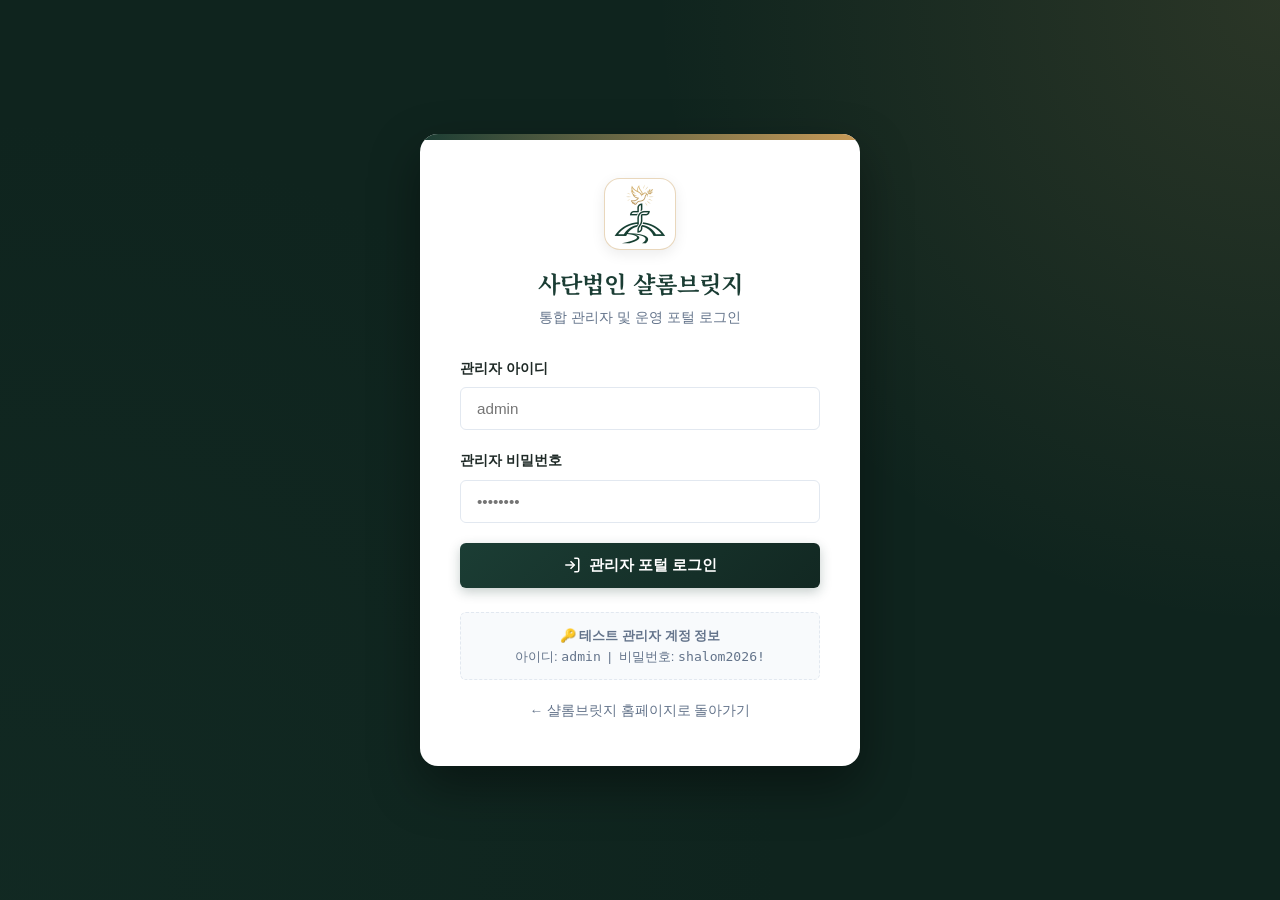
<file: admin.html>
<!DOCTYPE html>
<html lang="ko">
<head>
  <meta charset="UTF-8">
  <meta name="viewport" content="width=device-width, initial-scale=1.0">
  <title>사단법인 샬롬브릿지 | 관리자 통합 운영 포털</title>
  <link rel="icon" type="image/png" href="assets/logo.png">
  <link rel="stylesheet" href="css/admin.css">
</head>
<body>

  <!-- ==========================================================================
       1. Admin Login Screen
       ========================================================================== -->
  <div class="admin-login-screen" id="admin-login-screen">
    <div class="login-box">
      <div class="login-logo">
        <img src="assets/logo-emblem.png" alt="샬롬브릿지">
      </div>
      <h2 class="login-title">사단법인 샬롬브릿지</h2>
      <p class="login-subtitle">통합 관리자 및 운영 포털 로그인</p>

      <form id="admin-login-form" class="login-form">
        <div class="admin-form-group">
          <label class="admin-label" for="admin-id">관리자 아이디</label>
          <input type="text" id="admin-id" class="admin-input" placeholder="admin" required autocomplete="username">
        </div>

        <div class="admin-form-group">
          <label class="admin-label" for="admin-pw">관리자 비밀번호</label>
          <input type="password" id="admin-pw" class="admin-input" placeholder="••••••••" required autocomplete="current-password">
        </div>

        <button type="submit" class="admin-btn admin-btn-primary">
          <svg width="18" height="18" viewBox="0 0 24 24" fill="none" stroke="currentColor" stroke-width="2"><path d="M15 3h4a2 2 0 0 1 2 2v14a2 2 0 0 1-2 2h-4"/><polyline points="10 17 15 12 10 7"/><line x1="15" y1="12" x2="3" y2="12"/></svg>
          관리자 포털 로그인
        </button>
      </form>

      <div class="login-credentials-hint">
        🔑 <strong>테스트 관리자 계정 정보</strong><br>
        아이디: <code>admin</code> &nbsp;|&nbsp; 비밀번호: <code>shalom2026!</code>
      </div>
      
      <div style="margin-top: 18px;">
        <a href="index.html" style="font-size: 0.85rem; color: #64748b; text-decoration: none;">← 샬롬브릿지 홈페이지로 돌아가기</a>
      </div>
    </div>
  </div>

  <!-- ==========================================================================
       2. Admin Dashboard Layout (Main View)
       ========================================================================== -->
  <div class="admin-layout" id="admin-layout">
    
    <!-- Sidebar -->
    <aside class="admin-sidebar">
      <div class="sidebar-brand">
        <img src="assets/logo-emblem.png" alt="샬롬브릿지" class="sidebar-logo">
        <div class="sidebar-brand-text">
          <h3>샬롬브릿지</h3>
          <span>ADMIN PORTAL</span>
        </div>
      </div>

      <nav class="sidebar-nav">
        <button class="sidebar-nav-btn active" data-tab="overview">
          <svg width="18" height="18" viewBox="0 0 24 24" fill="none" stroke="currentColor" stroke-width="2"><rect x="3" y="3" width="7" height="7"/><rect x="14" y="3" width="7" height="7"/><rect x="14" y="14" width="7" height="7"/><rect x="3" y="14" width="7" height="7"/></svg>
          통합 운영 현황
        </button>

        <button class="sidebar-nav-btn" data-tab="members">
          <svg width="18" height="18" viewBox="0 0 24 24" fill="none" stroke="currentColor" stroke-width="2"><path d="M17 21v-2a4 4 0 0 0-4-4H5a4 4 0 0 0-4 4v2"/><circle cx="9" cy="7" r="4"/><path d="M23 21v-2a4 4 0 0 0-3-3.87"/><path d="M16 3.13a4 4 0 0 1 0 7.75"/></svg>
          회원 가입 관리
        </button>

        <button class="sidebar-nav-btn" data-tab="applications">
          <svg width="18" height="18" viewBox="0 0 24 24" fill="none" stroke="currentColor" stroke-width="2"><path d="M14 2H6a2 2 0 0 0-2 2v16a2 2 0 0 0 2 2h12a2 2 0 0 0 2-2V8z"/><polyline points="14 2 14 8 20 8"/><line x1="16" y1="13" x2="8" y2="13"/><line x1="16" y1="17" x2="8" y2="17"/><polyline points="10 9 9 9 8 9"/></svg>
          긴급지원 & 상담 신청
        </button>

        <button class="sidebar-nav-btn" data-tab="donations">
          <svg width="18" height="18" viewBox="0 0 24 24" fill="none" stroke="currentColor" stroke-width="2"><path d="M19 14c1.49-1.46 3-3.21 3-5.5A5.5 5.5 0 0 0 16.5 3c-1.76 0-3 .5-4.5 2-1.5-1.5-2.74-2-4.5-2A5.5 5.5 0 0 0 2 8.5c0 2.3 1.5 4.05 3 5.5l7 7Z"/></svg>
          후원금 & 동역자 관리
        </button>

        <button class="sidebar-nav-btn" data-tab="template">
          <svg width="18" height="18" viewBox="0 0 24 24" fill="none" stroke="currentColor" stroke-width="2"><path d="M21 15a2 2 0 0 1-2 2H7l-4 4V5a2 2 0 0 1 2-2h14a2 2 0 0 1 2 2z"/></svg>
          자동 감사인사 서신 설정
        </button>
      </nav>

      <div class="sidebar-footer">
        <div class="sidebar-user">
          <div class="user-avatar">관</div>
          <div class="user-info">
            <h5>최고 관리자</h5>
            <span>admin@shalom.org</span>
          </div>
        </div>
        <button class="btn-logout" id="admin-logout-btn" title="로그아웃">
          <svg width="18" height="18" viewBox="0 0 24 24" fill="none" stroke="currentColor" stroke-width="2"><path d="M9 21H5a2 2 0 0 1-2-2V5a2 2 0 0 1 2-2h4"/><polyline points="16 17 21 12 16 7"/><line x1="21" y1="12" x2="9" y2="12"/></svg>
        </button>
      </div>
    </aside>

    <!-- Main Content Area -->
    <main class="admin-main">
      <div class="admin-header">
        <div class="admin-page-title">
          <h1 id="admin-title-h1">통합 운영 현황</h1>
          <p id="admin-title-p">샬롬브릿지의 회원, 긴급지원, 후원 지표를 한눈에 파악합니다.</p>
        </div>
        <div class="admin-header-actions">
          <a href="index.html" class="btn-site-link" target="_blank">
            <svg width="16" height="16" viewBox="0 0 24 24" fill="none" stroke="currentColor" stroke-width="2"><path d="M18 13v6a2 2 0 0 1-2 2H5a2 2 0 0 1-2-2V8a2 2 0 0 1 2-2h6"/><polyline points="15 3 21 3 21 9"/><line x1="10" y1="14" x2="21" y2="3"/></svg>
            홈페이지 바로가기
          </a>
        </div>
      </div>

      <!-- KPI Stats Grid -->
      <div class="admin-stats-grid">
        <div class="stat-kpi-card">
          <div class="kpi-icon-box green">
            <svg width="24" height="24" viewBox="0 0 24 24" fill="none" stroke="currentColor" stroke-width="2"><path d="M17 21v-2a4 4 0 0 0-4-4H5a4 4 0 0 0-4 4v2"/><circle cx="9" cy="7" r="4"/><path d="M23 21v-2a4 4 0 0 0-3-3.87"/><path d="M16 3.13a4 4 0 0 1 0 7.75"/></svg>
          </div>
          <div class="kpi-details">
            <h4>총 등록 회원수</h4>
            <div class="kpi-value" id="kpi-total-members">0명</div>
            <div class="kpi-sub">목회자/사모/PK/성도</div>
          </div>
        </div>

        <div class="stat-kpi-card">
          <div class="kpi-icon-box blue">
            <svg width="24" height="24" viewBox="0 0 24 24" fill="none" stroke="currentColor" stroke-width="2"><path d="M14 2H6a2 2 0 0 0-2 2v16a2 2 0 0 0 2 2h12a2 2 0 0 0 2-2V8z"/><polyline points="14 2 14 8 20 8"/><line x1="16" y1="13" x2="8" y2="13"/><line x1="16" y1="17" x2="8" y2="17"/></svg>
          </div>
          <div class="kpi-details">
            <h4>긴급지원·상담 접수</h4>
            <div class="kpi-value" id="kpi-total-apps">0건</div>
            <div class="kpi-sub">누적 신청 건수</div>
          </div>
        </div>

        <div class="stat-kpi-card">
          <div class="kpi-icon-box red">
            <svg width="24" height="24" viewBox="0 0 24 24" fill="none" stroke="currentColor" stroke-width="2"><path d="M22 12h-4l-3 9L9 3l-3 9H2"/></svg>
          </div>
          <div class="kpi-details">
            <h4>지원 확정 및 구호</h4>
            <div class="kpi-value" id="kpi-approved-apps">0건</div>
            <div class="kpi-sub">의료비·생계비 집행</div>
          </div>
        </div>

        <div class="stat-kpi-card">
          <div class="kpi-icon-box gold">
            <svg width="24" height="24" viewBox="0 0 24 24" fill="none" stroke="currentColor" stroke-width="2"><path d="M12 2v20M17 5H9.5a3.5 3.5 0 0 0 0 7h5a3.5 3.5 0 0 1 0 7H6"/></svg>
          </div>
          <div class="kpi-details">
            <h4>총 후원 약정액</h4>
            <div class="kpi-value" id="kpi-monthly-donations">0원</div>
            <div class="kpi-sub">정기 & 일시 동역 기금</div>
          </div>
        </div>
      </div>

      <!-- ======================================================================
           Tab 1: Overview
           ====================================================================== -->
      <div class="admin-tab-panel active" id="tab-overview">
        <div style="display:grid; grid-template-columns: 1fr 1fr; gap: 24px;">
          
          <!-- Recent Members -->
          <div class="admin-card">
            <div class="admin-card-header">
              <h3 class="admin-card-title">최근 가입 회원</h3>
            </div>
            <div class="data-table-container">
              <table class="admin-table">
                <thead>
                  <tr>
                    <th>이름</th>
                    <th>구분</th>
                    <th>소속</th>
                    <th>가입일</th>
                  </tr>
                </thead>
                <tbody id="overview-recent-members"></tbody>
              </table>
            </div>
          </div>

          <!-- Recent Applications -->
          <div class="admin-card">
            <div class="admin-card-header">
              <h3 class="admin-card-title">최근 긴급지원 및 상담 신청</h3>
            </div>
            <div class="data-table-container">
              <table class="admin-table">
                <thead>
                  <tr>
                    <th>신청자</th>
                    <th>신청 분야</th>
                    <th>상태</th>
                    <th>접수일</th>
                  </tr>
                </thead>
                <tbody id="overview-recent-apps"></tbody>
              </table>
            </div>
          </div>

        </div>
      </div>

      <!-- ======================================================================
           Tab 2: Members Management
           ====================================================================== -->
      <div class="admin-tab-panel" id="tab-members">
        <div class="admin-card">
          <div class="admin-card-header">
            <h3 class="admin-card-title">등록 회원 전체 목록</h3>
            <div class="table-toolbar">
              <select id="member-role-filter" class="filter-select">
                <option value="all">전체 회원 구분</option>
                <option value="pastor">목사 / 목회자</option>
                <option value="spouse">사모</option>
                <option value="pk">PK 자녀</option>
                <option value="missionary">선교사</option>
                <option value="donor">후원 성도</option>
              </select>
              <input type="text" id="member-search-input" class="search-input" placeholder="이름, 교회, 이메일 검색...">
            </div>
          </div>
          <div class="data-table-container">
            <table class="admin-table">
              <thead>
                <tr>
                  <th>번호</th>
                  <th>성명</th>
                  <th>회원 구분</th>
                  <th>소속 교단/교회</th>
                  <th>연락처</th>
                  <th>이메일</th>
                  <th>가입일시</th>
                  <th>관리</th>
                </tr>
              </thead>
              <tbody id="members-table-body"></tbody>
            </table>
          </div>
        </div>
      </div>

      <!-- ======================================================================
           Tab 3: Applications Management
           ====================================================================== -->
      <div class="admin-tab-panel" id="tab-applications">
        <div class="admin-card">
          <div class="admin-card-header">
            <h3 class="admin-card-title">긴급 의료비 & 전문 상담 신청 접수처</h3>
          </div>
          <div class="data-table-container">
            <table class="admin-table">
              <thead>
                <tr>
                  <th>접수번호</th>
                  <th>신청자</th>
                  <th>지원 분야</th>
                  <th>소속</th>
                  <th>연락처</th>
                  <th>신청 내용 요약</th>
                  <th>진행 상태</th>
                  <th>신청일</th>
                  <th>상태 변경</th>
                </tr>
              </thead>
              <tbody id="applications-table-body"></tbody>
            </table>
          </div>
        </div>
      </div>

      <!-- ======================================================================
           Tab 4: Donations Management
           ====================================================================== -->
      <div class="admin-tab-panel" id="tab-donations">
        <div class="admin-card">
          <div class="admin-card-header">
            <h3 class="admin-card-title">후원금 및 동역자 명단</h3>
          </div>
          <div class="data-table-container">
            <table class="admin-table">
              <thead>
                <tr>
                  <th>후원번호</th>
                  <th>후원자명</th>
                  <th>후원 유형</th>
                  <th>약정 금액</th>
                  <th>지정 사역</th>
                  <th>연락처</th>
                  <th>기부금영수증</th>
                  <th>약정일</th>
                </tr>
              </thead>
              <tbody id="donations-table-body"></tbody>
            </table>
          </div>
        </div>
      </div>

      <!-- ======================================================================
           Tab 5: Welcome Message Template Settings
           ====================================================================== -->
      <div class="admin-tab-panel" id="tab-template">
        <div class="admin-card">
          <div class="admin-card-header">
            <h3 class="admin-card-title">회원가입 자동 감사인사 서신 템플릿</h3>
          </div>
          <div class="template-card-body">
            <p style="font-size: 0.9rem; color: var(--admin-text-muted); margin-bottom: 12px;">
              신규 회원이 가입을 완료하면 화면에 즉시 팝업되는 감사의 축복 서신 문구입니다. 아래 치환 태그를 클릭하여 삽입할 수 있습니다.
            </p>

            <div class="template-tags-hint">
              <span class="template-tag" onclick="document.getElementById('welcome-template-textarea').value += ' {이름} '">➕ {이름} (회원 성명)</span>
              <span class="template-tag" onclick="document.getElementById('welcome-template-textarea').value += ' {소속} '">➕ {소속} (교회/단체명)</span>
            </div>

            <textarea id="welcome-template-textarea" class="template-textarea"></textarea>

            <div style="display: flex; justify-content: flex-end;">
              <button class="admin-btn admin-btn-primary" id="save-template-btn" style="width: auto; padding: 12px 28px;">
                <svg width="18" height="18" viewBox="0 0 24 24" fill="none" stroke="currentColor" stroke-width="2"><path d="M19 21H5a2 2 0 0 1-2-2V5a2 2 0 0 1 2-2h11l5 5v11a2 2 0 0 1-2 2z"/><polyline points="17 21 17 13 7 13 7 21"/><polyline points="7 3 7 8 15 8"/></svg>
                템플릿 저장하기
              </button>
            </div>
          </div>
        </div>
      </div>

    </main>
  </div>

  <script src="js/admin.js"></script>
</body>
</html>
</file>
<file: css/style.css>
/* ==========================================================================
   사단법인 샬롬브릿지 (Shalom Bridge) - Design System & Styles
   Warm, Emotional, Trustworthy & Premium Christian Care Aesthetic
   ========================================================================== */

@import url('https://fonts.googleapis.com/css2?family=Noto+Serif+KR:wght@300;400;500;600;700&family=Pretendard:wght@300;400;500;600;700;800&family=Outfit:wght@300;400;500;600;700&display=swap');

:root {
  /* Color Palette */
  --primary-deep: #16362d;       /* 깊은 치유와 생명력의 포레스트 그린 */
  --primary: #234e43;            /* 메인 에메랄드 그린 */
  --primary-light: #34685b;      /* 부드러운 그린 톤 */
  --primary-tint: #eaf2ef;       /* 은은한 그린 배경 틴트 */

  --accent-gold: #c59751;        /* 은혜와 품격의 웜 골드 */
  --accent-gold-light: #dfb778;  /* 골드 하이라이트 */
  --accent-gold-tint: #fcf6eb;   /* 골드 배경 틴트 */

  --accent-warm: #d96f56;        /* 긴급성 및 따스한 사랑의 테라코타 로즈 */
  --accent-warm-tint: #fef2ee;

  --bg-page: #fbf9f5;            /* 편안하고 따뜻한 린넨 아이보리 */
  --bg-card: #ffffff;            /* 카드 및 컨테이너 화이트 */
  --bg-subtle: #f3efe8;          /* 서브 섹션 배경 */
  --bg-dark: #0f241e;            /* 다크 컨테이너 / 풋터 */

  --text-primary: #1e2926;       /* 선명하고 편안한 본문 텍스트 */
  --text-secondary: #586561;     /* 서브 텍스트 */
  --text-muted: #8c9894;         /* 부가 설명 및 캡션 */
  --text-light: #ffffff;         /* 화이트 텍스트 */
  --text-gold: #c59751;          /* 골드 포인트 텍스트 */

  --border-subtle: rgba(35, 78, 67, 0.1);
  --border-card: rgba(22, 54, 45, 0.08);
  --border-focus: rgba(197, 151, 81, 0.5);

  /* Shadows */
  --shadow-sm: 0 2px 8px rgba(22, 54, 45, 0.04);
  --shadow-md: 0 8px 24px rgba(22, 54, 45, 0.07);
  --shadow-lg: 0 16px 40px rgba(22, 54, 45, 0.12);
  --shadow-warm: 0 12px 32px rgba(197, 151, 81, 0.18);
  --shadow-inset: inset 0 2px 4px rgba(0, 0, 0, 0.03);

  /* Typography */
  --font-serif: 'Noto Serif KR', serif;
  --font-sans: 'Pretendard', -apple-system, BlinkMacSystemFont, 'Segoe UI', Roboto, sans-serif;
  --font-en: 'Outfit', sans-serif;

  /* Layout */
  --max-width: 1240px;
  --radius-sm: 8px;
  --radius-md: 16px;
  --radius-lg: 24px;
  --radius-full: 9999px;

  /* Transitions */
  --transition-fast: 0.2s cubic-bezier(0.4, 0, 0.2, 1);
  --transition-normal: 0.35s cubic-bezier(0.4, 0, 0.2, 1);
  --transition-slow: 0.6s cubic-bezier(0.16, 1, 0.3, 1);
}

/* Reset & Base Setup */
*, *::before, *::after {
  box-sizing: border-box;
  margin: 0;
  padding: 0;
}

html {
  scroll-behavior: smooth;
  font-size: 16px;
}

body {
  font-family: var(--font-sans);
  background-color: var(--bg-page);
  color: var(--text-primary);
  line-height: 1.7;
  word-break: keep-all;
  overflow-x: hidden;
  -webkit-font-smoothing: antialiased;
}

a {
  color: inherit;
  text-decoration: none;
  transition: var(--transition-fast);
}

ul, ol {
  list-style: none;
}

button, input, textarea, select {
  font-family: inherit;
  font-size: inherit;
  border: none;
  outline: none;
}

button {
  cursor: pointer;
}

img, svg {
  display: block;
  max-width: 100%;
}

.container {
  width: 100%;
  max-width: var(--max-width);
  margin: 0 auto;
  padding: 0 24px;
}

/* ==========================================================================
   Header & Navigation
   ========================================================================== */
.header {
  position: fixed;
  top: 0;
  left: 0;
  width: 100%;
  z-index: 1000;
  background-color: rgba(251, 249, 245, 0.85);
  backdrop-filter: blur(16px);
  -webkit-backdrop-filter: blur(16px);
  border-bottom: 1px solid var(--border-subtle);
  transition: var(--transition-normal);
}

.header.scrolled {
  background-color: rgba(255, 255, 255, 0.96);
  box-shadow: var(--shadow-sm);
  padding: 4px 0;
}

.nav-container {
  display: flex;
  align-items: center;
  justify-content: space-between;
  height: 84px;
  transition: var(--transition-fast);
}

.header.scrolled .nav-container {
  height: 72px;
}

.logo-link {
  display: flex;
  align-items: center;
  gap: 15px;
  text-decoration: none;
}

.logo-symbol {
  width: 60px;
  height: 60px;
  border-radius: 12px;
  display: flex;
  align-items: center;
  justify-content: center;
  overflow: hidden;
  box-shadow: 0 4px 16px rgba(35, 78, 67, 0.14);
  background: #ffffff;
  border: 1.5px solid rgba(197, 151, 81, 0.45);
  padding: 2px;
  transition: var(--transition-fast);
  flex-shrink: 0;
}

.logo-link:hover .logo-symbol {
  transform: scale(1.06);
  box-shadow: 0 8px 24px rgba(197, 151, 81, 0.35);
  border-color: var(--accent-gold);
}

.logo-symbol img {
  width: 100%;
  height: 100%;
  object-fit: contain;
}

.logo-text-group {
  display: flex;
  flex-direction: column;
  justify-content: center;
}

.logo-title {
  font-family: var(--font-serif);
  font-size: 1.45rem;
  font-weight: 800;
  color: var(--primary-deep);
  letter-spacing: -0.02em;
  line-height: 1.2;
}

.logo-subtitle {
  font-size: 0.78rem;
  color: var(--accent-gold);
  font-weight: 700;
  letter-spacing: 0.12em;
  text-transform: uppercase;
}

.nav-menu {
  display: flex;
  align-items: center;
  gap: 32px;
}

.nav-link {
  font-size: 0.98rem;
  font-weight: 500;
  color: var(--text-secondary);
  position: relative;
  padding: 6px 0;
}

.nav-link::after {
  content: '';
  position: absolute;
  bottom: 0;
  left: 0;
  width: 0;
  height: 2px;
  background-color: var(--primary);
  transition: var(--transition-fast);
  border-radius: 2px;
}

.nav-link:hover, .nav-link.active {
  color: var(--primary-deep);
}

.nav-link:hover::after, .nav-link.active::after {
  width: 100%;
}

.nav-actions {
  display: flex;
  align-items: center;
  gap: 12px;
}

.btn {
  display: inline-flex;
  align-items: center;
  justify-content: center;
  gap: 8px;
  padding: 12px 24px;
  border-radius: var(--radius-full);
  font-weight: 600;
  font-size: 0.95rem;
  transition: var(--transition-fast);
  text-align: center;
  white-space: nowrap;
}

.btn-primary {
  background: linear-gradient(135deg, var(--primary) 0%, var(--primary-deep) 100%);
  color: #ffffff;
  box-shadow: 0 4px 14px rgba(35, 78, 67, 0.25);
}

.btn-primary:hover {
  transform: translateY(-2px);
  box-shadow: 0 8px 20px rgba(35, 78, 67, 0.35);
  color: #ffffff;
}

.btn-accent {
  background: linear-gradient(135deg, var(--accent-gold) 0%, #b3833b 100%);
  color: #ffffff;
  box-shadow: 0 4px 14px rgba(197, 151, 81, 0.3);
}

.btn-accent:hover {
  transform: translateY(-2px);
  box-shadow: 0 8px 22px rgba(197, 151, 81, 0.4);
  color: #ffffff;
}

.btn-outline {
  background: transparent;
  color: var(--primary);
  border: 1.5px solid var(--primary);
}

.btn-outline:hover {
  background-color: var(--primary-tint);
  color: var(--primary-deep);
}

.btn-outline-white {
  background: rgba(255, 255, 255, 0.12);
  color: #ffffff;
  border: 1.5px solid rgba(255, 255, 255, 0.4);
  backdrop-filter: blur(8px);
}

.btn-outline-white:hover {
  background: rgba(255, 255, 255, 0.25);
  border-color: #ffffff;
}

.btn-sm {
  padding: 8px 16px;
  font-size: 0.85rem;
}

.mobile-toggle {
  display: none;
  background: none;
  font-size: 1.5rem;
  color: var(--primary-deep);
  padding: 4px;
}

/* ==========================================================================
   Hero Section (감성 인트로)
   ========================================================================== */
.hero {
  position: relative;
  min-height: 100vh;
  display: flex;
  align-items: center;
  padding: 130px 0 80px;
  background: radial-gradient(circle at 85% 20%, rgba(197, 151, 81, 0.15) 0%, transparent 45%),
              radial-gradient(circle at 10% 80%, rgba(35, 78, 67, 0.12) 0%, transparent 50%),
              var(--bg-page);
  overflow: hidden;
}

.hero-glow-1 {
  position: absolute;
  top: -100px;
  right: -50px;
  width: 500px;
  height: 500px;
  background: radial-gradient(circle, rgba(197, 151, 81, 0.18) 0%, rgba(255,255,255,0) 70%);
  filter: blur(50px);
  pointer-events: none;
}

.hero-glow-2 {
  position: absolute;
  bottom: -50px;
  left: -100px;
  width: 600px;
  height: 600px;
  background: radial-gradient(circle, rgba(35, 78, 67, 0.15) 0%, rgba(255,255,255,0) 70%);
  filter: blur(60px);
  pointer-events: none;
}

.hero-grid {
  display: grid;
  grid-template-columns: 1.15fr 0.85fr;
  gap: 50px;
  align-items: center;
  position: relative;
  z-index: 2;
}

.hero-tag {
  display: inline-flex;
  align-items: center;
  gap: 8px;
  padding: 6px 16px;
  background-color: var(--accent-gold-tint);
  border: 1px solid rgba(197, 151, 81, 0.3);
  border-radius: var(--radius-full);
  color: #9c6e26;
  font-size: 0.88rem;
  font-weight: 600;
  margin-bottom: 20px;
}

.hero-title {
  font-family: var(--font-serif);
  font-size: 3.1rem;
  line-height: 1.35;
  color: var(--primary-deep);
  margin-bottom: 24px;
  letter-spacing: -0.03em;
  font-weight: 700;
}

.hero-title .highlight {
  color: var(--accent-gold);
  position: relative;
  display: inline-block;
}

.hero-title .highlight::after {
  content: '';
  position: absolute;
  bottom: 8px;
  left: 0;
  width: 100%;
  height: 10px;
  background-color: rgba(197, 151, 81, 0.2);
  z-index: -1;
  border-radius: 4px;
}

.hero-description {
  font-size: 1.15rem;
  color: var(--text-secondary);
  line-height: 1.85;
  margin-bottom: 36px;
}

.hero-cta-group {
  display: flex;
  align-items: center;
  gap: 16px;
  margin-bottom: 40px;
}

.hero-badges {
  display: flex;
  align-items: center;
  gap: 24px;
  padding-top: 24px;
  border-top: 1px solid var(--border-subtle);
}

.hero-badge-item {
  display: flex;
  align-items: center;
  gap: 10px;
}

.hero-badge-icon {
  width: 38px;
  height: 38px;
  border-radius: 50%;
  background-color: var(--primary-tint);
  color: var(--primary);
  display: flex;
  align-items: center;
  justify-content: center;
  font-size: 1.1rem;
}

.hero-badge-text {
  font-size: 0.88rem;
  color: var(--text-secondary);
  line-height: 1.3;
}

.hero-badge-text strong {
  color: var(--primary-deep);
  display: block;
  font-size: 0.92rem;
}

/* Hero Visual Card */
.hero-visual-card {
  position: relative;
}

.visual-main-box {
  background: linear-gradient(145deg, #ffffff 0%, #fbf9f5 100%);
  border-radius: var(--radius-lg);
  padding: 36px;
  border: 1px solid var(--border-subtle);
  box-shadow: var(--shadow-lg);
  position: relative;
  overflow: hidden;
}

.visual-main-box::before {
  content: '';
  position: absolute;
  top: 0;
  left: 0;
  right: 0;
  height: 6px;
  background: linear-gradient(90deg, var(--primary) 0%, var(--accent-gold) 100%);
}

.verse-quote-box {
  background-color: var(--primary-tint);
  border-left: 4px solid var(--primary);
  padding: 18px 20px;
  border-radius: 0 var(--radius-sm) var(--radius-sm) 0;
  margin-bottom: 24px;
}

.verse-quote-text {
  font-family: var(--font-serif);
  font-size: 0.98rem;
  color: var(--primary-deep);
  font-style: italic;
  line-height: 1.6;
  margin-bottom: 6px;
}

.verse-quote-ref {
  font-size: 0.82rem;
  color: var(--primary-light);
  font-weight: 600;
  text-align: right;
}

.visual-card-title {
  font-family: var(--font-serif);
  font-size: 1.35rem;
  color: var(--primary-deep);
  font-weight: 700;
  margin-bottom: 16px;
}

.visual-checklist {
  display: flex;
  flex-direction: column;
  gap: 12px;
  margin-bottom: 24px;
}

.checklist-item {
  display: flex;
  align-items: flex-start;
  gap: 10px;
  font-size: 0.94rem;
  color: var(--text-secondary);
}

.checklist-item svg {
  flex-shrink: 0;
  color: var(--accent-gold);
  margin-top: 3px;
}

.floating-support-badge {
  background: #ffffff;
  border-radius: var(--radius-md);
  padding: 16px 20px;
  box-shadow: var(--shadow-warm);
  border: 1px solid rgba(197, 151, 81, 0.25);
  display: flex;
  align-items: center;
  gap: 14px;
  margin-top: 10px;
}

.floating-avatar-group {
  width: 44px;
  height: 44px;
  border-radius: 50%;
  background: var(--accent-warm-tint);
  color: var(--accent-warm);
  display: flex;
  align-items: center;
  justify-content: center;
  font-size: 1.25rem;
}

.floating-badge-info h5 {
  font-size: 0.92rem;
  color: var(--primary-deep);
  font-weight: 700;
}

.floating-badge-info p {
  font-size: 0.8rem;
  color: var(--text-muted);
}

/* ==========================================================================
   Reality & Empathy Section (가려진 현실과 사각지대)
   ========================================================================== */
.section {
  padding: 100px 0;
  position: relative;
}

.section-bg-subtle {
  background-color: var(--bg-subtle);
}

.section-bg-dark {
  background-color: var(--bg-dark);
  color: #ffffff;
}

.section-header {
  text-align: center;
  max-width: 760px;
  margin: 0 auto 60px;
}

.section-subtitle {
  font-size: 0.88rem;
  font-weight: 700;
  color: var(--accent-gold);
  letter-spacing: 0.1em;
  text-transform: uppercase;
  margin-bottom: 12px;
  display: block;
}

.section-title {
  font-family: var(--font-serif);
  font-size: 2.35rem;
  color: var(--primary-deep);
  font-weight: 700;
  line-height: 1.35;
  margin-bottom: 20px;
  letter-spacing: -0.02em;
}

.section-bg-dark .section-title {
  color: #ffffff;
}

.section-desc {
  font-size: 1.08rem;
  color: var(--text-secondary);
  line-height: 1.8;
}

.section-bg-dark .section-desc {
  color: rgba(255, 255, 255, 0.75);
}

/* Stats Grid */
.stats-grid {
  display: grid;
  grid-template-columns: repeat(3, 1fr);
  gap: 28px;
  margin-bottom: 60px;
}

.stat-card {
  background-color: #ffffff;
  border-radius: var(--radius-lg);
  padding: 36px 30px;
  border: 1px solid var(--border-card);
  box-shadow: var(--shadow-sm);
  text-align: center;
  transition: var(--transition-normal);
  position: relative;
  overflow: hidden;
}

.stat-card:hover {
  transform: translateY(-6px);
  box-shadow: var(--shadow-md);
  border-color: rgba(35, 78, 67, 0.2);
}

.stat-num-box {
  display: flex;
  align-items: baseline;
  justify-content: center;
  gap: 4px;
  margin-bottom: 12px;
}

.stat-number {
  font-family: var(--font-en);
  font-size: 3.2rem;
  font-weight: 700;
  color: var(--accent-warm);
  line-height: 1;
}

.stat-unit {
  font-size: 1.4rem;
  font-weight: 700;
  color: var(--accent-warm);
}

.stat-title {
  font-family: var(--font-serif);
  font-size: 1.15rem;
  font-weight: 700;
  color: var(--primary-deep);
  margin-bottom: 10px;
}

.stat-desc {
  font-size: 0.92rem;
  color: var(--text-secondary);
  line-height: 1.6;
}

/* Reality Comparison Box */
.reality-split-card {
  background: #ffffff;
  border-radius: var(--radius-lg);
  border: 1px solid var(--border-card);
  box-shadow: var(--shadow-md);
  overflow: hidden;
  display: grid;
  grid-template-columns: 1fr 1fr;
}

.reality-box {
  padding: 48px 40px;
}

.reality-box.problem {
  background-color: #fff9f8;
  border-right: 1px solid rgba(224, 122, 95, 0.2);
}

.reality-box.solution {
  background-color: #f6faf8;
}

.reality-badge {
  display: inline-flex;
  align-items: center;
  gap: 6px;
  padding: 6px 14px;
  border-radius: var(--radius-full);
  font-size: 0.85rem;
  font-weight: 700;
  margin-bottom: 20px;
}

.reality-badge.red {
  background-color: var(--accent-warm-tint);
  color: var(--accent-warm);
}

.reality-badge.green {
  background-color: var(--primary-tint);
  color: var(--primary);
}

.reality-box h3 {
  font-family: var(--font-serif);
  font-size: 1.45rem;
  font-weight: 700;
  margin-bottom: 18px;
  line-height: 1.4;
}

.reality-box.problem h3 {
  color: #a8432a;
}

.reality-box.solution h3 {
  color: var(--primary-deep);
}

.reality-list {
  display: flex;
  flex-direction: column;
  gap: 16px;
}

.reality-list-item {
  display: flex;
  align-items: flex-start;
  gap: 12px;
  font-size: 0.98rem;
  line-height: 1.6;
}

.reality-list-item.neg {
  color: #69524c;
}

.reality-list-item.pos {
  color: #27473e;
}

.reality-list-item svg {
  flex-shrink: 0;
  margin-top: 4px;
}

/* ==========================================================================
   4 Pillars Section (4대 핵심 사역)
   ========================================================================== */
.pillars-grid {
  display: grid;
  grid-template-columns: repeat(2, 1fr);
  gap: 32px;
}

.pillar-card {
  background-color: #ffffff;
  border-radius: var(--radius-lg);
  padding: 40px;
  border: 1px solid var(--border-card);
  box-shadow: var(--shadow-sm);
  transition: var(--transition-normal);
  display: flex;
  flex-direction: column;
  position: relative;
  overflow: hidden;
}

.pillar-card:hover {
  transform: translateY(-6px);
  box-shadow: var(--shadow-lg);
  border-color: rgba(197, 151, 81, 0.35);
}

.pillar-card::before {
  content: '';
  position: absolute;
  top: 0;
  left: 0;
  right: 0;
  height: 4px;
  background: var(--primary);
  opacity: 0;
  transition: var(--transition-fast);
}

.pillar-card:hover::before {
  opacity: 1;
}

.pillar-header {
  display: flex;
  align-items: flex-start;
  justify-content: space-between;
  margin-bottom: 24px;
}

.pillar-icon-box {
  width: 60px;
  height: 60px;
  border-radius: var(--radius-md);
  background: linear-gradient(135deg, var(--primary-tint) 0%, #e1ebe7 100%);
  color: var(--primary);
  display: flex;
  align-items: center;
  justify-content: center;
  font-size: 1.7rem;
  box-shadow: 0 4px 10px rgba(35, 78, 67, 0.1);
}

.pillar-num {
  font-family: var(--font-en);
  font-size: 1.25rem;
  font-weight: 700;
  color: var(--accent-gold);
  background: var(--accent-gold-tint);
  padding: 4px 14px;
  border-radius: var(--radius-full);
}

.pillar-title {
  font-family: var(--font-serif);
  font-size: 1.45rem;
  font-weight: 700;
  color: var(--primary-deep);
  margin-bottom: 12px;
  line-height: 1.35;
}

.pillar-desc {
  font-size: 0.98rem;
  color: var(--text-secondary);
  line-height: 1.7;
  margin-bottom: 24px;
}

.pillar-features {
  display: flex;
  flex-direction: column;
  gap: 12px;
  margin-bottom: 30px;
  background-color: var(--bg-page);
  padding: 20px;
  border-radius: var(--radius-md);
}

.feature-point {
  display: flex;
  align-items: flex-start;
  gap: 10px;
  font-size: 0.92rem;
  color: var(--text-primary);
  line-height: 1.5;
}

.feature-point svg {
  flex-shrink: 0;
  color: var(--primary);
  margin-top: 3px;
}

.pillar-footer {
  margin-top: auto;
  display: flex;
  align-items: center;
  justify-content: space-between;
  padding-top: 16px;
  border-top: 1px solid var(--border-subtle);
}

.pillar-badge-tag {
  font-size: 0.82rem;
  font-weight: 600;
  color: var(--primary-light);
}

.pillar-action-link {
  font-size: 0.9rem;
  font-weight: 600;
  color: var(--accent-gold);
  display: inline-flex;
  align-items: center;
  gap: 4px;
}

.pillar-action-link:hover {
  color: #9e7534;
  gap: 8px;
}

/* ==========================================================================
   Voices & Story Section (사역자와 가족의 고백)
   ========================================================================== */
.stories-container {
  max-width: 960px;
  margin: 0 auto;
}

.story-tabs-nav {
  display: flex;
  justify-content: center;
  gap: 12px;
  margin-bottom: 36px;
  flex-wrap: wrap;
}

.story-tab-btn {
  padding: 12px 24px;
  border-radius: var(--radius-full);
  background-color: #ffffff;
  color: var(--text-secondary);
  font-weight: 600;
  font-size: 0.95rem;
  border: 1px solid var(--border-card);
  transition: var(--transition-fast);
  box-shadow: var(--shadow-sm);
}

.story-tab-btn:hover {
  background-color: var(--primary-tint);
  color: var(--primary);
}

.story-tab-btn.active {
  background: var(--primary);
  color: #ffffff;
  border-color: var(--primary);
  box-shadow: 0 4px 14px rgba(35, 78, 67, 0.25);
}

.story-panel {
  display: none;
  background: #ffffff;
  border-radius: var(--radius-lg);
  padding: 48px;
  border: 1px solid var(--border-card);
  box-shadow: var(--shadow-md);
  position: relative;
  animation: fadeIn 0.4s ease;
}

.story-panel.active {
  display: block;
}

@keyframes fadeIn {
  from { opacity: 0; transform: translateY(10px); }
  to { opacity: 1; transform: translateY(0); }
}

.story-quote-symbol {
  font-family: var(--font-serif);
  font-size: 4rem;
  color: var(--accent-gold);
  opacity: 0.4;
  line-height: 1;
  margin-bottom: 10px;
}

.story-main-quote {
  font-family: var(--font-serif);
  font-size: 1.4rem;
  font-weight: 600;
  color: var(--primary-deep);
  line-height: 1.6;
  margin-bottom: 24px;
}

.story-body-text {
  font-size: 1.05rem;
  color: var(--text-secondary);
  line-height: 1.85;
  margin-bottom: 32px;
}

.story-author-box {
  display: flex;
  align-items: center;
  justify-content: space-between;
  padding-top: 24px;
  border-top: 1px solid var(--border-subtle);
}

.author-profile {
  display: flex;
  align-items: center;
  gap: 16px;
}

.author-avatar {
  width: 50px;
  height: 50px;
  border-radius: 50%;
  background-color: var(--primary-tint);
  color: var(--primary);
  display: flex;
  align-items: center;
  justify-content: center;
  font-weight: 700;
  font-size: 1.1rem;
}

.author-name {
  font-size: 1.05rem;
  font-weight: 700;
  color: var(--primary-deep);
}

.author-role {
  font-size: 0.85rem;
  color: var(--text-muted);
}

.story-bridge-impact {
  background-color: var(--accent-gold-tint);
  padding: 8px 18px;
  border-radius: var(--radius-full);
  font-size: 0.88rem;
  font-weight: 600;
  color: #966b26;
}

/* ==========================================================================
   Donation & Action Bridge Section (후원 및 동역 시뮬레이터)
   ========================================================================== */
.support-interactive-wrapper {
  background: linear-gradient(135deg, #132e26 0%, #1f453b 100%);
  border-radius: var(--radius-lg);
  padding: 60px 48px;
  color: #ffffff;
  box-shadow: var(--shadow-lg);
  position: relative;
  overflow: hidden;
}

.support-interactive-wrapper::after {
  content: '';
  position: absolute;
  bottom: -150px;
  right: -100px;
  width: 450px;
  height: 450px;
  background: radial-gradient(circle, rgba(197, 151, 81, 0.22) 0%, transparent 70%);
  pointer-events: none;
}

.support-grid {
  display: grid;
  grid-template-columns: 1.1fr 0.9fr;
  gap: 48px;
  align-items: center;
  position: relative;
  z-index: 2;
}

.support-info h2 {
  font-family: var(--font-serif);
  font-size: 2.2rem;
  font-weight: 700;
  line-height: 1.35;
  margin-bottom: 20px;
  color: #ffffff;
}

.support-info p {
  font-size: 1.05rem;
  color: rgba(255, 255, 255, 0.82);
  line-height: 1.8;
  margin-bottom: 30px;
}

.support-impact-items {
  display: flex;
  flex-direction: column;
  gap: 16px;
}

.impact-item {
  display: flex;
  align-items: center;
  gap: 14px;
  font-size: 0.96rem;
  color: rgba(255, 255, 255, 0.9);
}

.impact-icon {
  width: 32px;
  height: 32px;
  border-radius: 50%;
  background: rgba(197, 151, 81, 0.25);
  color: var(--accent-gold-light);
  display: flex;
  align-items: center;
  justify-content: center;
  font-size: 0.9rem;
  flex-shrink: 0;
}

.donation-calc-card {
  background: rgba(255, 255, 255, 0.98);
  border-radius: var(--radius-md);
  padding: 36px;
  color: var(--text-primary);
  box-shadow: 0 16px 36px rgba(0, 0, 0, 0.2);
}

.calc-title {
  font-family: var(--font-serif);
  font-size: 1.25rem;
  font-weight: 700;
  color: var(--primary-deep);
  margin-bottom: 18px;
  text-align: center;
}

.donation-type-tabs {
  display: grid;
  grid-template-columns: 1fr 1fr;
  gap: 8px;
  background: var(--bg-subtle);
  padding: 4px;
  border-radius: var(--radius-full);
  margin-bottom: 20px;
}

.dtype-btn {
  padding: 8px 12px;
  border-radius: var(--radius-full);
  font-size: 0.88rem;
  font-weight: 600;
  color: var(--text-secondary);
  background: transparent;
  transition: var(--transition-fast);
}

.dtype-btn.active {
  background: #ffffff;
  color: var(--primary-deep);
  box-shadow: var(--shadow-sm);
}

.amount-select-grid {
  display: grid;
  grid-template-columns: repeat(3, 1fr);
  gap: 10px;
  margin-bottom: 20px;
}

.amount-btn {
  padding: 12px 8px;
  border-radius: var(--radius-sm);
  background: var(--bg-page);
  border: 1.5px solid var(--border-card);
  font-weight: 700;
  font-size: 0.95rem;
  color: var(--text-primary);
  transition: var(--transition-fast);
}

.amount-btn:hover {
  border-color: var(--primary);
}

.amount-btn.active {
  background-color: var(--primary-tint);
  border-color: var(--primary);
  color: var(--primary-deep);
}

.custom-amount-input {
  width: 100%;
  padding: 12px 16px;
  border-radius: var(--radius-sm);
  border: 1.5px solid var(--border-card);
  font-size: 0.95rem;
  margin-bottom: 20px;
  transition: var(--transition-fast);
}

.custom-amount-input:focus {
  border-color: var(--accent-gold);
  box-shadow: 0 0 0 3px rgba(197, 151, 81, 0.15);
}

.calc-result-box {
  background-color: var(--primary-tint);
  padding: 14px 16px;
  border-radius: var(--radius-sm);
  margin-bottom: 22px;
  font-size: 0.88rem;
  color: var(--primary-deep);
  line-height: 1.5;
  text-align: center;
}

/* ==========================================================================
   Trust, FAQ & Transparency
   ========================================================================== */
.faq-grid {
  max-width: 860px;
  margin: 0 auto;
  display: flex;
  flex-direction: column;
  gap: 16px;
}

.faq-item {
  background: #ffffff;
  border-radius: var(--radius-md);
  border: 1px solid var(--border-card);
  overflow: hidden;
  transition: var(--transition-fast);
}

.faq-question {
  width: 100%;
  padding: 22px 28px;
  display: flex;
  align-items: center;
  justify-content: space-between;
  background: none;
  font-family: var(--font-serif);
  font-size: 1.08rem;
  font-weight: 700;
  color: var(--primary-deep);
  text-align: left;
}

.faq-toggle-icon {
  width: 28px;
  height: 28px;
  border-radius: 50%;
  background: var(--bg-subtle);
  display: flex;
  align-items: center;
  justify-content: center;
  color: var(--primary);
  transition: var(--transition-fast);
  flex-shrink: 0;
}

.faq-item.open .faq-toggle-icon {
  transform: rotate(180deg);
  background: var(--primary);
  color: #ffffff;
}

.faq-answer {
  max-height: 0;
  overflow: hidden;
  transition: max-height 0.35s ease;
  background-color: #fdfcfb;
}

.faq-answer-inner {
  padding: 0 28px 24px;
  font-size: 0.96rem;
  color: var(--text-secondary);
  line-height: 1.75;
}

/* ==========================================================================
   Footer
   ========================================================================== */
.footer {
  background-color: var(--bg-dark);
  color: rgba(255, 255, 255, 0.7);
  padding: 80px 0 36px;
  border-top: 1px solid rgba(255, 255, 255, 0.08);
}

.footer-top {
  display: grid;
  grid-template-columns: 1.3fr 0.7fr 1fr;
  gap: 48px;
  margin-bottom: 50px;
}

.footer-brand .logo-title {
  color: #ffffff;
}

.footer-tagline {
  font-size: 0.95rem;
  line-height: 1.7;
  margin: 18px 0 24px;
  color: rgba(255, 255, 255, 0.75);
}

.footer-links h4 {
  font-family: var(--font-serif);
  font-size: 1.1rem;
  color: #ffffff;
  font-weight: 700;
  margin-bottom: 20px;
}

.footer-menu {
  display: flex;
  flex-direction: column;
  gap: 10px;
}

.footer-menu a:hover {
  color: var(--accent-gold-light);
  transform: translateX(4px);
}

.footer-contact h4 {
  font-family: var(--font-serif);
  font-size: 1.1rem;
  color: #ffffff;
  font-weight: 700;
  margin-bottom: 20px;
}

.footer-contact-info {
  display: flex;
  flex-direction: column;
  gap: 12px;
  font-size: 0.9rem;
}

.contact-row {
  display: flex;
  align-items: center;
  gap: 10px;
}

.contact-row svg {
  color: var(--accent-gold);
  flex-shrink: 0;
}

.footer-bottom {
  padding-top: 30px;
  border-top: 1px solid rgba(255, 255, 255, 0.08);
  display: flex;
  align-items: center;
  justify-content: space-between;
  font-size: 0.82rem;
  color: rgba(255, 255, 255, 0.5);
  flex-wrap: wrap;
  gap: 16px;
}

/* ==========================================================================
   Modals (지원 신청 모달 & 후원 모달)
   ========================================================================== */
.modal-overlay {
  position: fixed;
  top: 0;
  left: 0;
  width: 100%;
  height: 100%;
  background-color: rgba(15, 36, 30, 0.75);
  backdrop-filter: blur(8px);
  -webkit-backdrop-filter: blur(8px);
  z-index: 2000;
  display: flex;
  align-items: center;
  justify-content: center;
  padding: 20px;
  opacity: 0;
  visibility: hidden;
  transition: var(--transition-normal);
}

.modal-overlay.active {
  opacity: 1;
  visibility: visible;
}

.modal-container {
  background: #ffffff;
  border-radius: var(--radius-lg);
  max-width: 620px;
  width: 100%;
  max-height: 90vh;
  overflow-y: auto;
  box-shadow: var(--shadow-lg);
  position: relative;
  transform: translateY(20px);
  transition: var(--transition-normal);
}

.modal-overlay.active .modal-container {
  transform: translateY(0);
}

.modal-header {
  padding: 28px 32px 20px;
  border-bottom: 1px solid var(--border-subtle);
  position: relative;
}

.modal-title {
  font-family: var(--font-serif);
  font-size: 1.45rem;
  font-weight: 700;
  color: var(--primary-deep);
  margin-bottom: 6px;
}

.modal-desc {
  font-size: 0.9rem;
  color: var(--text-secondary);
}

.modal-close-btn {
  position: absolute;
  top: 24px;
  right: 24px;
  background: none;
  font-size: 1.5rem;
  color: var(--text-muted);
  transition: var(--transition-fast);
}

.modal-close-btn:hover {
  color: var(--primary-deep);
  transform: scale(1.1);
}

.modal-body {
  padding: 28px 32px;
}

.form-group {
  margin-bottom: 20px;
}

.form-label {
  display: block;
  font-size: 0.9rem;
  font-weight: 600;
  color: var(--primary-deep);
  margin-bottom: 8px;
}

.form-label span.req {
  color: var(--accent-warm);
}

.form-control {
  width: 100%;
  padding: 12px 16px;
  border-radius: var(--radius-sm);
  border: 1.5px solid var(--border-card);
  font-size: 0.95rem;
  transition: var(--transition-fast);
  background-color: #ffffff;
}

.form-control:focus {
  border-color: var(--primary);
  box-shadow: 0 0 0 3px rgba(35, 78, 67, 0.12);
}

textarea.form-control {
  resize: vertical;
  min-height: 100px;
}

.form-grid-2 {
  display: grid;
  grid-template-columns: 1fr 1fr;
  gap: 16px;
}

.privacy-notice {
  background-color: var(--bg-subtle);
  padding: 12px 16px;
  border-radius: var(--radius-sm);
  font-size: 0.82rem;
  color: var(--text-secondary);
  line-height: 1.5;
  margin-bottom: 24px;
}

/* Toast Notification */
.toast-container {
  position: fixed;
  bottom: 30px;
  right: 30px;
  z-index: 3000;
  display: flex;
  flex-direction: column;
  gap: 12px;
}

.toast {
  background: #ffffff;
  border-radius: var(--radius-md);
  padding: 16px 20px;
  box-shadow: var(--shadow-lg);
  border-left: 5px solid var(--primary);
  display: flex;
  align-items: center;
  gap: 12px;
  font-size: 0.92rem;
  font-weight: 600;
  color: var(--primary-deep);
  animation: slideInRight 0.3s ease;
}

.toast.success {
  border-left-color: var(--primary);
}

@keyframes slideInRight {
  from { transform: translateX(100%); opacity: 0; }
  to { transform: translateX(0); opacity: 1; }
}

/* ==========================================================================
   Responsive Breakpoints
   ========================================================================== */
@media (max-width: 1024px) {
  .hero-grid {
    grid-template-columns: 1fr;
    gap: 40px;
  }
  .hero-title {
    font-size: 2.5rem;
  }
  .pillars-grid {
    grid-template-columns: 1fr;
  }
  .support-grid {
    grid-template-columns: 1fr;
    gap: 40px;
  }
  .footer-top {
    grid-template-columns: 1fr 1fr;
  }
}

@media (max-width: 768px) {
  .logo-symbol {
    width: 50px;
    height: 50px;
  }
  .logo-title {
    font-size: 1.25rem;
  }
  .logo-subtitle {
    font-size: 0.72rem;
  }
  .nav-menu, .nav-actions {
    display: none;
  }
  .mobile-toggle {
    display: block;
  }
  .hero {
    padding: 110px 0 60px;
  }
  .hero-title {
    font-size: 2.1rem;
  }
  .hero-cta-group {
    flex-direction: column;
    align-items: stretch;
  }
  .stats-grid {
    grid-template-columns: 1fr;
    gap: 18px;
  }
  .reality-split-card {
    grid-template-columns: 1fr;
  }
  .reality-box.problem {
    border-right: none;
    border-bottom: 1px solid rgba(224, 122, 95, 0.2);
  }
  .story-panel {
    padding: 28px 20px;
  }
  .story-main-quote {
    font-size: 1.15rem;
  }
  .support-interactive-wrapper {
    padding: 36px 20px;
  }
  .donation-calc-card {
    padding: 24px 18px;
  }
  .footer-top {
    grid-template-columns: 1fr;
    gap: 32px;
  }
  .modal-container {
    padding: 0;
  }
  .modal-header, .modal-body {
    padding: 20px;
  }
  .form-grid-2 {
    grid-template-columns: 1fr;
  }
}

/* Mobile Drawer */
.mobile-nav-drawer {
  position: fixed;
  top: 0;
  right: -100%;
  width: 85%;
  max-width: 320px;
  height: 100vh;
  background-color: #ffffff;
  z-index: 2500;
  box-shadow: -10px 0 30px rgba(0, 0, 0, 0.15);
  padding: 30px 24px;
  display: flex;
  flex-direction: column;
  transition: right var(--transition-normal);
}

.mobile-nav-drawer.active {
  right: 0;
}

.mobile-drawer-header {
  display: flex;
  align-items: center;
  justify-content: space-between;
  margin-bottom: 36px;
  padding-bottom: 16px;
  border-bottom: 1px solid var(--border-subtle);
}

.mobile-menu-links {
  display: flex;
  flex-direction: column;
  gap: 20px;
  margin-bottom: 36px;
}

.mobile-menu-links a {
  font-size: 1.1rem;
  font-weight: 600;
  color: var(--primary-deep);
}

/* ==========================================================================
   Brand Story & Logo Meaning Showcase
   ========================================================================== */
.section-brand-story {
  background: linear-gradient(180deg, #fbf9f5 0%, #f3efe8 100%);
  border-top: 1px solid var(--border-subtle);
  border-bottom: 1px solid var(--border-subtle);
}

.brand-story-wrapper {
  display: grid;
  grid-template-columns: 0.85fr 1.15fr;
  gap: 56px;
  align-items: center;
}

.brand-logo-showcase {
  background: #ffffff;
  border-radius: var(--radius-lg);
  padding: 40px 32px;
  border: 1px solid var(--border-card);
  box-shadow: var(--shadow-lg);
  text-align: center;
  position: relative;
}

.brand-logo-frame {
  width: 220px;
  height: 220px;
  margin: 0 auto 24px;
  border-radius: var(--radius-md);
  overflow: hidden;
  box-shadow: 0 10px 28px rgba(35, 78, 67, 0.12);
  border: 2px solid rgba(197, 151, 81, 0.25);
  background: #ffffff;
  padding: 6px;
  transition: var(--transition-normal);
}

.brand-logo-frame:hover {
  transform: translateY(-4px);
  box-shadow: 0 16px 36px rgba(197, 151, 81, 0.22);
}

.showcase-logo-img {
  width: 100%;
  height: 100%;
  object-fit: cover;
  border-radius: calc(var(--radius-md) - 6px);
}

.brand-badge-pill {
  display: inline-block;
  padding: 4px 14px;
  background-color: var(--accent-gold-tint);
  border: 1px solid rgba(197, 151, 81, 0.3);
  border-radius: var(--radius-full);
  font-size: 0.78rem;
  font-weight: 700;
  color: #966b26;
  letter-spacing: 0.08em;
  margin-bottom: 10px;
}

.showcase-slogan {
  font-family: var(--font-serif);
  font-size: 1.15rem;
  font-weight: 700;
  color: var(--primary-deep);
}

.brand-symbols-grid {
  display: grid;
  grid-template-columns: 1fr 1fr;
  gap: 20px;
  margin-top: 28px;
}

.brand-symbol-card {
  background: #ffffff;
  border-radius: var(--radius-md);
  padding: 22px 20px;
  border: 1px solid var(--border-card);
  box-shadow: var(--shadow-sm);
  display: flex;
  gap: 14px;
  align-items: flex-start;
  transition: var(--transition-fast);
}

.brand-symbol-card:hover {
  transform: translateY(-3px);
  border-color: rgba(197, 151, 81, 0.4);
  box-shadow: var(--shadow-md);
}

.symbol-icon-box {
  font-size: 1.6rem;
  line-height: 1;
  flex-shrink: 0;
  margin-top: 2px;
}

.symbol-text h5 {
  font-family: var(--font-serif);
  font-size: 1.02rem;
  font-weight: 700;
  color: var(--primary-deep);
  margin-bottom: 6px;
}

.symbol-text p {
  font-size: 0.88rem;
  color: var(--text-secondary);
  line-height: 1.6;
}

/* Modal Logo Header */
.modal-logo-badge {
  display: flex;
  align-items: center;
  gap: 12px;
  margin-bottom: 14px;
}

.modal-logo-badge img {
  width: 44px;
  height: 44px;
  border-radius: 10px;
  border: 1px solid rgba(197, 151, 81, 0.35);
  object-fit: contain;
  background: #ffffff;
  padding: 2px;
  box-shadow: var(--shadow-sm);
}

.modal-logo-badge span {
  font-family: var(--font-serif);
  font-size: 1.05rem;
  font-weight: 700;
  color: var(--primary-deep);
}

@media (max-width: 900px) {
  .brand-story-wrapper {
    grid-template-columns: 1fr;
    gap: 36px;
  }
  .brand-symbols-grid {
    grid-template-columns: 1fr;
  }
}

/* ==========================================================================
   Chairman's Greeting & Mission Statement Pop-up Modal
   ========================================================================== */
.chairman-letter-container {
  max-width: 700px;
  background: #ffffff;
  border-radius: var(--radius-lg);
  border: 2px solid rgba(197, 151, 81, 0.4);
  box-shadow: 0 24px 60px rgba(15, 36, 30, 0.35);
  position: relative;
  overflow: hidden;
}

.chairman-letter-container::before {
  content: '';
  position: absolute;
  top: 0;
  left: 0;
  right: 0;
  height: 8px;
  background: linear-gradient(90deg, var(--primary) 0%, var(--accent-gold) 50%, var(--primary-deep) 100%);
}

.chairman-letter-header {
  padding: 30px 32px 20px;
  border-bottom: 1px solid var(--border-subtle);
  background: linear-gradient(180deg, #fcfbf9 0%, #ffffff 100%);
  position: relative;
}

.chairman-brand-top {
  display: flex;
  align-items: center;
  gap: 16px;
}

.chairman-modal-logo {
  width: 52px;
  height: 52px;
  border-radius: 12px;
  border: 1.5px solid rgba(197, 151, 81, 0.35);
  box-shadow: 0 4px 12px rgba(35, 78, 67, 0.12);
  object-fit: contain;
  background: #ffffff;
  padding: 2px;
  flex-shrink: 0;
}

.chairman-sub-tag {
  display: inline-block;
  font-size: 0.8rem;
  font-weight: 700;
  color: var(--accent-gold);
  letter-spacing: 0.08em;
  text-transform: uppercase;
  margin-bottom: 4px;
}

.chairman-main-title {
  font-family: var(--font-serif);
  font-size: 1.35rem;
  font-weight: 700;
  color: var(--primary-deep);
  line-height: 1.35;
  letter-spacing: -0.02em;
}

.chairman-letter-body {
  padding: 28px 32px;
  max-height: 58vh;
  overflow-y: auto;
  font-size: 0.98rem;
  line-height: 1.85;
  color: var(--text-primary);
  background: #ffffff;
}

.letter-verse-box {
  background-color: var(--accent-gold-tint);
  border-left: 3px solid var(--accent-gold);
  padding: 14px 18px;
  border-radius: 0 var(--radius-sm) var(--radius-sm) 0;
  font-family: var(--font-serif);
  font-style: italic;
  font-size: 0.92rem;
  color: #7d591c;
  line-height: 1.6;
  margin-bottom: 22px;
}

.letter-paragraphs {
  display: flex;
  flex-direction: column;
  gap: 16px;
  color: #33423d;
}

.letter-paragraphs p strong {
  color: var(--primary-deep);
}

.chairman-signature-area {
  margin-top: 32px;
  padding-top: 20px;
  border-top: 1px dashed var(--border-subtle);
  display: flex;
  align-items: flex-end;
  justify-content: space-between;
}

.signature-date {
  font-size: 0.88rem;
  color: var(--text-muted);
}

.signature-person {
  text-align: right;
}

.sign-org {
  display: block;
  font-size: 0.88rem;
  color: var(--accent-gold);
  font-weight: 700;
}

.sign-name {
  font-family: var(--font-serif);
  font-size: 1.15rem;
  font-weight: 700;
  color: var(--primary-deep);
  letter-spacing: 0.05em;
}

.chairman-letter-footer {
  padding: 18px 32px;
  background-color: #f9f8f5;
  border-top: 1px solid var(--border-subtle);
  display: flex;
  align-items: center;
  justify-content: space-between;
  flex-wrap: wrap;
  gap: 12px;
}

.no-show-today-label {
  display: flex;
  align-items: center;
  gap: 8px;
  font-size: 0.86rem;
  color: var(--text-secondary);
  cursor: pointer;
  user-select: none;
}

.no-show-today-label input[type="checkbox"] {
  cursor: pointer;
  accent-color: var(--primary);
  width: 16px;
  height: 16px;
}

.chairman-footer-btns {
  display: flex;
  align-items: center;
  gap: 10px;
}

@media (max-width: 640px) {
  .chairman-letter-header {
    padding: 20px 20px 16px;
  }
  .chairman-brand-top {
    gap: 12px;
  }
  .chairman-modal-logo {
    width: 42px;
    height: 42px;
  }
  .chairman-main-title {
    font-size: 1.15rem;
  }
  .chairman-letter-body {
    padding: 20px;
    font-size: 0.92rem;
  }
  .chairman-letter-footer {
    padding: 16px 20px;
    flex-direction: column;
    align-items: stretch;
  }
  .chairman-footer-btns {
  width: 100%;
  justify-content: flex-end;
}

/* ==========================================================================
   Section 01: In-Page Chairman's Greeting Section
   ========================================================================== */
.section-chairman-letter {
  padding: 80px 0;
  background: linear-gradient(180deg, #fbf9f5 0%, #f4efe7 100%);
  position: relative;
}

.chairman-inpage-card {
  background: #ffffff;
  border-radius: var(--radius-lg);
  border: 1.5px solid rgba(197, 151, 81, 0.35);
  box-shadow: var(--shadow-lg);
  position: relative;
  overflow: hidden;
}

.chairman-inpage-card::before {
  content: '';
  position: absolute;
  top: 0;
  left: 0;
  right: 0;
  height: 6px;
  background: linear-gradient(90deg, var(--primary) 0%, var(--accent-gold) 50%, var(--primary-deep) 100%);
}

.chairman-inpage-header {
  padding: 48px 56px 32px;
  border-bottom: 1px solid var(--border-subtle);
  display: flex;
  align-items: center;
  justify-content: space-between;
  gap: 32px;
  background: linear-gradient(180deg, #fdfbf8 0%, #ffffff 100%);
}

.chairman-kicker {
  display: inline-block;
  font-size: 0.85rem;
  font-weight: 700;
  color: var(--accent-gold);
  letter-spacing: 0.1em;
  text-transform: uppercase;
  margin-bottom: 10px;
}

.chairman-headline {
  font-family: var(--font-serif);
  font-size: 2.1rem;
  font-weight: 700;
  color: var(--primary-deep);
  line-height: 1.35;
  letter-spacing: -0.02em;
}

.chairman-stamp-emblem {
  width: 90px;
  height: 90px;
  border-radius: var(--radius-md);
  border: 2px solid rgba(197, 151, 81, 0.3);
  box-shadow: var(--shadow-md);
  padding: 4px;
  background: #ffffff;
  flex-shrink: 0;
}

.chairman-emblem-img {
  width: 100%;
  height: 100%;
  object-fit: contain;
  border-radius: calc(var(--radius-md) - 4px);
}

.chairman-inpage-body {
  padding: 48px 56px;
}

.chairman-inpage-verse {
  background: var(--accent-gold-tint);
  border-left: 4px solid var(--accent-gold);
  padding: 18px 24px;
  border-radius: 0 var(--radius-sm) var(--radius-sm) 0;
  display: flex;
  align-items: center;
  gap: 14px;
  font-family: var(--font-serif);
  font-size: 1.05rem;
  font-style: italic;
  color: #7a5416;
  line-height: 1.65;
  margin-bottom: 36px;
}

.chairman-inpage-verse svg {
  flex-shrink: 0;
  color: var(--accent-gold);
}

.chairman-letter-content {
  display: flex;
  flex-direction: column;
  gap: 20px;
  font-size: 1.08rem;
  line-height: 1.9;
  color: #2b3934;
}

.chairman-letter-content .lead-para {
  font-size: 1.15rem;
  color: var(--primary-deep);
}

.chairman-letter-content strong {
  color: var(--primary-deep);
  font-weight: 700;
}

.chairman-letter-content .closing-para {
  font-size: 1.15rem;
  font-weight: 700;
  color: var(--primary);
  margin-top: 10px;
}

.chairman-inpage-footer {
  margin-top: 40px;
  padding-top: 24px;
  border-top: 1px dashed var(--border-subtle);
  display: flex;
  align-items: flex-end;
  justify-content: space-between;
}

.signature-date-inpage {
  font-size: 0.95rem;
  color: var(--text-muted);
}

.signature-block-inpage {
  text-align: right;
}

.sign-org-inpage {
  display: block;
  font-size: 0.92rem;
  font-weight: 700;
  color: var(--accent-gold);
}

.sign-title-inpage {
  font-family: var(--font-serif);
  font-size: 1.35rem;
  font-weight: 700;
  color: var(--primary-deep);
  letter-spacing: 0.05em;
}

.chairman-inpage-actions {
  margin-top: 44px;
  padding-top: 32px;
  border-top: 1px solid var(--border-subtle);
  display: flex;
  align-items: center;
  justify-content: center;
  gap: 18px;
  flex-wrap: wrap;
}

@media (max-width: 900px) {
  .chairman-inpage-header {
    padding: 32px 24px;
    flex-direction: column;
    align-items: flex-start;
    gap: 20px;
  }
  .chairman-headline {
    font-size: 1.6rem;
  }
  .chairman-stamp-emblem {
    width: 70px;
    height: 70px;
  }
  .chairman-inpage-body {
    padding: 32px 24px;
  }
  .chairman-inpage-verse {
    font-size: 0.95rem;
    padding: 14px 16px;
  }
  .chairman-letter-content {
    font-size: 0.98rem;
    line-height: 1.8;
  }
  .chairman-inpage-actions {
    flex-direction: column;
    align-items: stretch;
  }
}
</file>
<file: css/admin.css>
/* ==========================================================================
   사단법인 샬롬브릿지 - Admin Dashboard Stylesheet
   Clean, Modern, Intuitive & Professional Management Portal
   ========================================================================== */

@import url('https://fonts.googleapis.com/css2?family=Noto+Serif+KR:wght@400;600;700&family=Pretendard:wght@300;400;500;600;700;800&family=Outfit:wght@400;500;600;700&display=swap');

:root {
  --admin-primary: #1b3d34;
  --admin-primary-dark: #122822;
  --admin-primary-light: #2d5a4d;
  --admin-accent-gold: #c89b58;
  --admin-accent-gold-light: #dfb778;
  
  --admin-bg-body: #f4f6f8;
  --admin-bg-card: #ffffff;
  --admin-bg-sidebar: #0f241e;
  
  --admin-text-main: #1e2926;
  --admin-text-muted: #64748b;
  --admin-text-light: #ffffff;
  
  --admin-border: #e2e8f0;
  --admin-border-focus: #c89b58;
  
  --admin-success: #10b981;
  --admin-warning: #f59e0b;
  --admin-danger: #ef4444;
  --admin-info: #3b82f6;

  --admin-radius-sm: 6px;
  --admin-radius-md: 12px;
  --admin-radius-lg: 18px;
  --admin-radius-full: 9999px;

  --admin-shadow-sm: 0 1px 3px rgba(0,0,0,0.06);
  --admin-shadow-md: 0 4px 14px rgba(0,0,0,0.08);
  --admin-shadow-lg: 0 12px 30px rgba(0,0,0,0.12);
}

*, *::before, *::after {
  box-sizing: border-box;
  margin: 0;
  padding: 0;
}

body {
  font-family: 'Pretendard', -apple-system, BlinkMacSystemFont, sans-serif;
  background-color: var(--admin-bg-body);
  color: var(--admin-text-main);
  line-height: 1.5;
  -webkit-font-smoothing: antialiased;
}

/* ==========================================================================
   Admin Login Screen
   ========================================================================== */
.admin-login-screen {
  min-height: 100vh;
  display: flex;
  align-items: center;
  justify-content: center;
  padding: 24px;
  background: radial-gradient(circle at top right, rgba(200, 155, 88, 0.15), transparent 40%),
              radial-gradient(circle at bottom left, rgba(27, 61, 52, 0.2), transparent 50%),
              #0f241e;
}

.login-box {
  background: #ffffff;
  border-radius: var(--admin-radius-lg);
  padding: 44px 40px;
  width: 100%;
  max-width: 440px;
  box-shadow: 0 20px 50px rgba(0, 0, 0, 0.4);
  text-align: center;
  position: relative;
  overflow: hidden;
}

.login-box::before {
  content: '';
  position: absolute;
  top: 0;
  left: 0;
  right: 0;
  height: 6px;
  background: linear-gradient(90deg, var(--admin-primary) 0%, var(--admin-accent-gold) 100%);
}

.login-logo {
  width: 72px;
  height: 72px;
  border-radius: 16px;
  margin: 0 auto 16px;
  box-shadow: var(--admin-shadow-md);
  border: 1.5px solid rgba(200, 155, 88, 0.4);
  padding: 3px;
  background: #ffffff;
}

.login-logo img {
  width: 100%;
  height: 100%;
  object-fit: contain;
  border-radius: 12px;
}

.login-title {
  font-family: 'Noto Serif KR', serif;
  font-size: 1.45rem;
  font-weight: 700;
  color: var(--admin-primary);
  margin-bottom: 6px;
}

.login-subtitle {
  font-size: 0.88rem;
  color: var(--admin-text-muted);
  margin-bottom: 30px;
}

.login-form {
  text-align: left;
}

.admin-form-group {
  margin-bottom: 20px;
}

.admin-label {
  display: block;
  font-size: 0.88rem;
  font-weight: 600;
  color: var(--admin-text-main);
  margin-bottom: 8px;
}

.admin-input {
  width: 100%;
  padding: 12px 16px;
  border-radius: var(--admin-radius-sm);
  border: 1.5px solid var(--admin-border);
  font-size: 0.95rem;
  transition: all 0.2s;
  background-color: #ffffff;
  outline: none;
}

.admin-input:focus {
  border-color: var(--admin-accent-gold);
  box-shadow: 0 0 0 3px rgba(200, 155, 88, 0.15);
}

.admin-btn {
  display: inline-flex;
  align-items: center;
  justify-content: center;
  gap: 8px;
  padding: 12px 20px;
  border-radius: var(--admin-radius-sm);
  font-weight: 600;
  font-size: 0.95rem;
  border: none;
  cursor: pointer;
  transition: all 0.2s;
  text-decoration: none;
}

.admin-btn-primary {
  background: linear-gradient(135deg, var(--admin-primary) 0%, var(--admin-primary-dark) 100%);
  color: #ffffff;
  box-shadow: 0 4px 12px rgba(27, 61, 52, 0.25);
  width: 100%;
}

.admin-btn-primary:hover {
  transform: translateY(-1px);
  box-shadow: 0 6px 16px rgba(27, 61, 52, 0.35);
}

.login-credentials-hint {
  margin-top: 24px;
  padding: 12px 16px;
  background-color: #f8fafc;
  border-radius: var(--admin-radius-sm);
  font-size: 0.82rem;
  color: var(--admin-text-muted);
  line-height: 1.6;
  border: 1px dashed var(--admin-border);
  text-align: center;
}

/* ==========================================================================
   Admin Layout (Sidebar + Main)
   ========================================================================== */
.admin-layout {
  display: none;
  min-height: 100vh;
  grid-template-columns: 260px 1fr;
}

.admin-layout.active {
  display: grid;
}

/* Sidebar */
.admin-sidebar {
  background-color: var(--admin-bg-sidebar);
  color: #ffffff;
  display: flex;
  flex-direction: column;
  height: 100vh;
  position: sticky;
  top: 0;
  border-right: 1px solid rgba(255, 255, 255, 0.08);
}

.sidebar-brand {
  padding: 24px 20px;
  display: flex;
  align-items: center;
  gap: 12px;
  border-bottom: 1px solid rgba(255, 255, 255, 0.08);
}

.sidebar-logo {
  width: 44px;
  height: 44px;
  border-radius: 10px;
  object-fit: contain;
  background: #ffffff;
  padding: 2px;
  border: 1px solid rgba(200, 155, 88, 0.4);
}

.sidebar-brand-text h3 {
  font-family: 'Noto Serif KR', serif;
  font-size: 1.05rem;
  font-weight: 700;
  color: #ffffff;
}

.sidebar-brand-text span {
  font-size: 0.72rem;
  color: var(--admin-accent-gold);
  letter-spacing: 0.05em;
}

.sidebar-nav {
  padding: 24px 12px;
  display: flex;
  flex-direction: column;
  gap: 6px;
  flex-grow: 1;
}

.sidebar-nav-btn {
  display: flex;
  align-items: center;
  gap: 12px;
  padding: 12px 16px;
  border-radius: var(--admin-radius-sm);
  color: rgba(255, 255, 255, 0.7);
  background: transparent;
  font-size: 0.94rem;
  font-weight: 500;
  text-align: left;
  transition: all 0.2s;
  border: none;
  cursor: pointer;
  width: 100%;
}

.sidebar-nav-btn svg {
  color: rgba(255, 255, 255, 0.5);
  transition: color 0.2s;
}

.sidebar-nav-btn:hover {
  background: rgba(255, 255, 255, 0.06);
  color: #ffffff;
}

.sidebar-nav-btn:hover svg {
  color: var(--admin-accent-gold);
}

.sidebar-nav-btn.active {
  background: linear-gradient(135deg, rgba(200, 155, 88, 0.2) 0%, rgba(27, 61, 52, 0.4) 100%);
  color: #ffffff;
  font-weight: 700;
  border-left: 3px solid var(--admin-accent-gold);
}

.sidebar-nav-btn.active svg {
  color: var(--admin-accent-gold);
}

.sidebar-footer {
  padding: 20px 16px;
  border-top: 1px solid rgba(255, 255, 255, 0.08);
  display: flex;
  align-items: center;
  justify-content: space-between;
}

.sidebar-user {
  display: flex;
  align-items: center;
  gap: 10px;
}

.user-avatar {
  width: 36px;
  height: 36px;
  border-radius: 50%;
  background-color: var(--admin-accent-gold);
  color: #ffffff;
  display: flex;
  align-items: center;
  justify-content: center;
  font-weight: 700;
  font-size: 0.9rem;
}

.user-info h5 {
  font-size: 0.88rem;
  color: #ffffff;
}

.user-info span {
  font-size: 0.75rem;
  color: rgba(255, 255, 255, 0.5);
}

.btn-logout {
  background: none;
  border: none;
  color: rgba(255, 255, 255, 0.5);
  cursor: pointer;
  padding: 6px;
  border-radius: 4px;
  transition: color 0.2s;
}

.btn-logout:hover {
  color: #ef4444;
}

/* Main Content */
.admin-main {
  padding: 32px 40px;
  overflow-y: auto;
}

.admin-header {
  display: flex;
  align-items: center;
  justify-content: space-between;
  margin-bottom: 32px;
}

.admin-page-title h1 {
  font-family: 'Noto Serif KR', serif;
  font-size: 1.85rem;
  font-weight: 700;
  color: var(--admin-primary);
  margin-bottom: 4px;
}

.admin-page-title p {
  font-size: 0.92rem;
  color: var(--admin-text-muted);
}

.admin-header-actions {
  display: flex;
  align-items: center;
  gap: 12px;
}

.btn-site-link {
  display: inline-flex;
  align-items: center;
  gap: 8px;
  padding: 10px 18px;
  border-radius: var(--admin-radius-sm);
  background-color: #ffffff;
  border: 1px solid var(--admin-border);
  color: var(--admin-primary);
  font-size: 0.88rem;
  font-weight: 600;
  text-decoration: none;
  box-shadow: var(--admin-shadow-sm);
  transition: all 0.2s;
}

.btn-site-link:hover {
  border-color: var(--admin-primary);
  background-color: #f8fafc;
}

/* ==========================================================================
   KPI Stats Grid
   ========================================================================== */
.admin-stats-grid {
  display: grid;
  grid-template-columns: repeat(4, 1fr);
  gap: 20px;
  margin-bottom: 36px;
}

.stat-kpi-card {
  background: var(--admin-bg-card);
  border-radius: var(--admin-radius-md);
  padding: 24px 20px;
  border: 1px solid var(--admin-border);
  box-shadow: var(--admin-shadow-sm);
  display: flex;
  align-items: center;
  gap: 16px;
}

.kpi-icon-box {
  width: 52px;
  height: 52px;
  border-radius: var(--admin-radius-md);
  display: flex;
  align-items: center;
  justify-content: center;
  font-size: 1.4rem;
  flex-shrink: 0;
}

.kpi-icon-box.green { background: #eaf5f1; color: var(--admin-primary); }
.kpi-icon-box.gold { background: #fcf6eb; color: var(--admin-accent-gold); }
.kpi-icon-box.blue { background: #eff6ff; color: var(--admin-info); }
.kpi-icon-box.red { background: #fef2f2; color: var(--admin-danger); }

.kpi-details h4 {
  font-size: 0.85rem;
  color: var(--admin-text-muted);
  font-weight: 500;
  margin-bottom: 4px;
}

.kpi-value {
  font-family: 'Outfit', sans-serif;
  font-size: 1.7rem;
  font-weight: 700;
  color: var(--admin-text-main);
  line-height: 1.2;
}

.kpi-sub {
  font-size: 0.78rem;
  color: var(--admin-text-muted);
  margin-top: 4px;
}

/* ==========================================================================
   Tab Content Panels & Data Tables
   ========================================================================== */
.admin-tab-panel {
  display: none;
}

.admin-tab-panel.active {
  display: block;
}

.admin-card {
  background: var(--admin-bg-card);
  border-radius: var(--admin-radius-md);
  border: 1px solid var(--admin-border);
  box-shadow: var(--admin-shadow-sm);
  overflow: hidden;
  margin-bottom: 30px;
}

.admin-card-header {
  padding: 20px 24px;
  border-bottom: 1px solid var(--admin-border);
  display: flex;
  align-items: center;
  justify-content: space-between;
  flex-wrap: wrap;
  gap: 16px;
}

.admin-card-title {
  font-family: 'Noto Serif KR', serif;
  font-size: 1.15rem;
  font-weight: 700;
  color: var(--admin-primary);
}

.table-toolbar {
  display: flex;
  align-items: center;
  gap: 12px;
}

.search-input {
  padding: 8px 14px;
  border-radius: var(--admin-radius-sm);
  border: 1px solid var(--admin-border);
  font-size: 0.88rem;
  width: 220px;
  outline: none;
}

.search-input:focus {
  border-color: var(--admin-accent-gold);
}

.filter-select {
  padding: 8px 12px;
  border-radius: var(--admin-radius-sm);
  border: 1px solid var(--admin-border);
  font-size: 0.88rem;
  background-color: #ffffff;
  outline: none;
}

.data-table-container {
  overflow-x: auto;
}

.admin-table {
  width: 100%;
  border-collapse: collapse;
  text-align: left;
  font-size: 0.9rem;
}

.admin-table th {
  background-color: #f8fafc;
  padding: 14px 20px;
  font-weight: 600;
  color: var(--admin-text-muted);
  border-bottom: 1px solid var(--admin-border);
  white-space: nowrap;
}

.admin-table td {
  padding: 16px 20px;
  border-bottom: 1px solid var(--admin-border);
  color: var(--admin-text-main);
  vertical-align: middle;
}

.admin-table tbody tr:hover {
  background-color: #fcfbf9;
}

/* Status Badges */
.badge-status {
  display: inline-block;
  padding: 4px 10px;
  border-radius: var(--admin-radius-full);
  font-size: 0.78rem;
  font-weight: 600;
  white-space: nowrap;
}

.badge-status.pending { background-color: #fef3c7; color: #92400e; }
.badge-status.reviewing { background-color: #e0f2fe; color: #075985; }
.badge-status.approved { background-color: #dcfce7; color: #166534; }
.badge-status.completed { background-color: #f1f5f9; color: #475569; }

.badge-role {
  display: inline-block;
  padding: 4px 10px;
  border-radius: var(--admin-radius-sm);
  font-size: 0.78rem;
  font-weight: 600;
  background-color: #f1f5f9;
  color: #334155;
}

.badge-role.pastor { background-color: #eaf5f1; color: #1b3d34; }
.badge-role.spouse { background-color: #fdf2f8; color: #9d174d; }
.badge-role.pk { background-color: #fef6ee; color: #b45309; }
.badge-role.missionary { background-color: #ecfeff; color: #155e75; }
.badge-role.donor { background-color: #fcf6eb; color: #92400e; }

/* Action Buttons inside Table */
.btn-action-sm {
  padding: 6px 12px;
  border-radius: var(--admin-radius-sm);
  font-size: 0.8rem;
  font-weight: 600;
  border: 1px solid var(--admin-border);
  background: #ffffff;
  cursor: pointer;
  transition: all 0.2s;
}

.btn-action-sm:hover {
  background: var(--admin-primary);
  color: #ffffff;
  border-color: var(--admin-primary);
}

/* Template Settings Card */
.template-card-body {
  padding: 28px 24px;
}

.template-textarea {
  width: 100%;
  min-height: 180px;
  padding: 16px;
  border-radius: var(--admin-radius-sm);
  border: 1.5px solid var(--admin-border);
  font-size: 0.95rem;
  line-height: 1.7;
  outline: none;
  font-family: inherit;
  margin-bottom: 16px;
}

.template-textarea:focus {
  border-color: var(--admin-accent-gold);
}

.template-tags-hint {
  display: flex;
  gap: 8px;
  margin-bottom: 20px;
  flex-wrap: wrap;
}

.template-tag {
  background: #f1f5f9;
  padding: 4px 10px;
  border-radius: var(--admin-radius-sm);
  font-size: 0.8rem;
  color: var(--admin-text-muted);
  cursor: pointer;
}

.template-tag:hover {
  background: #e2e8f0;
}

/* ==========================================================================
   Responsive
   ========================================================================== */
@media (max-width: 1024px) {
  .admin-layout {
    grid-template-columns: 1fr;
  }
  .admin-sidebar {
    display: none;
  }
  .admin-stats-grid {
    grid-template-columns: repeat(2, 1fr);
  }
}

@media (max-width: 640px) {
  .admin-main {
    padding: 20px 16px;
  }
  .admin-stats-grid {
    grid-template-columns: 1fr;
  }
}
</file>
